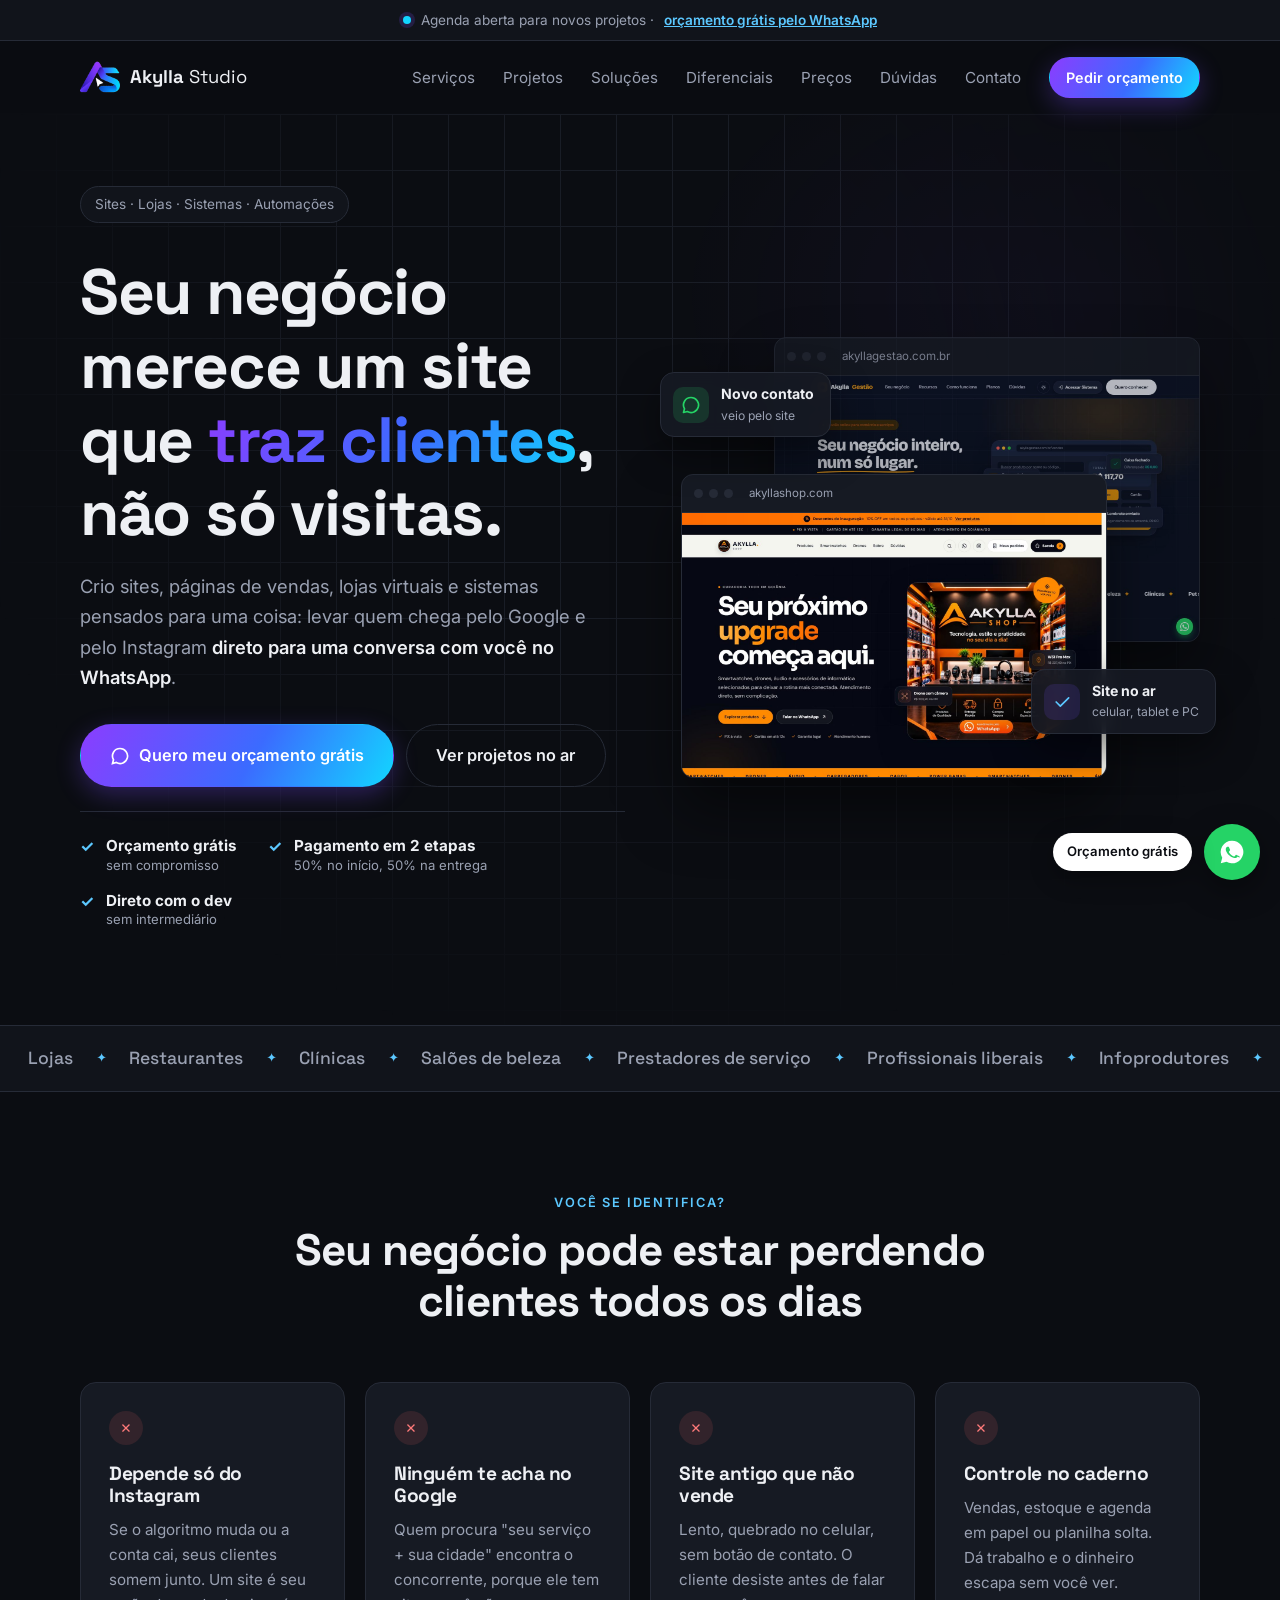
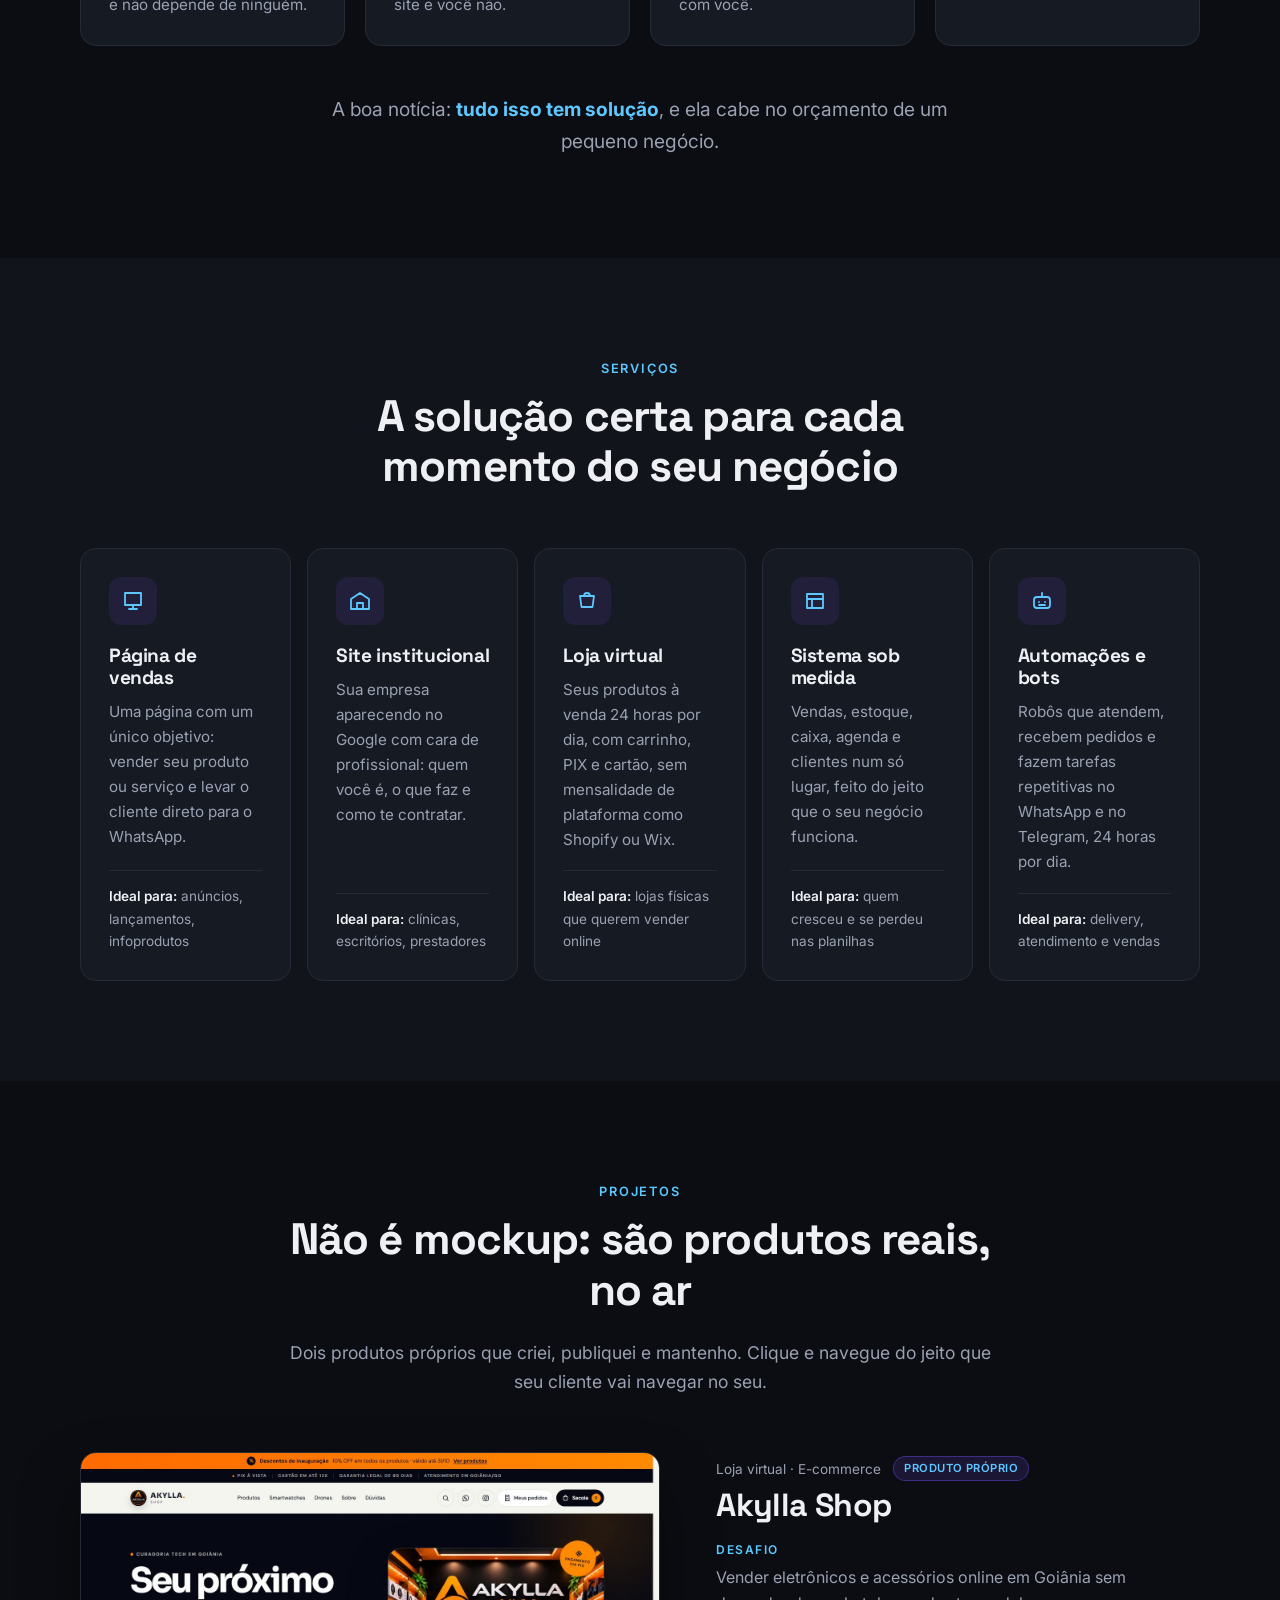
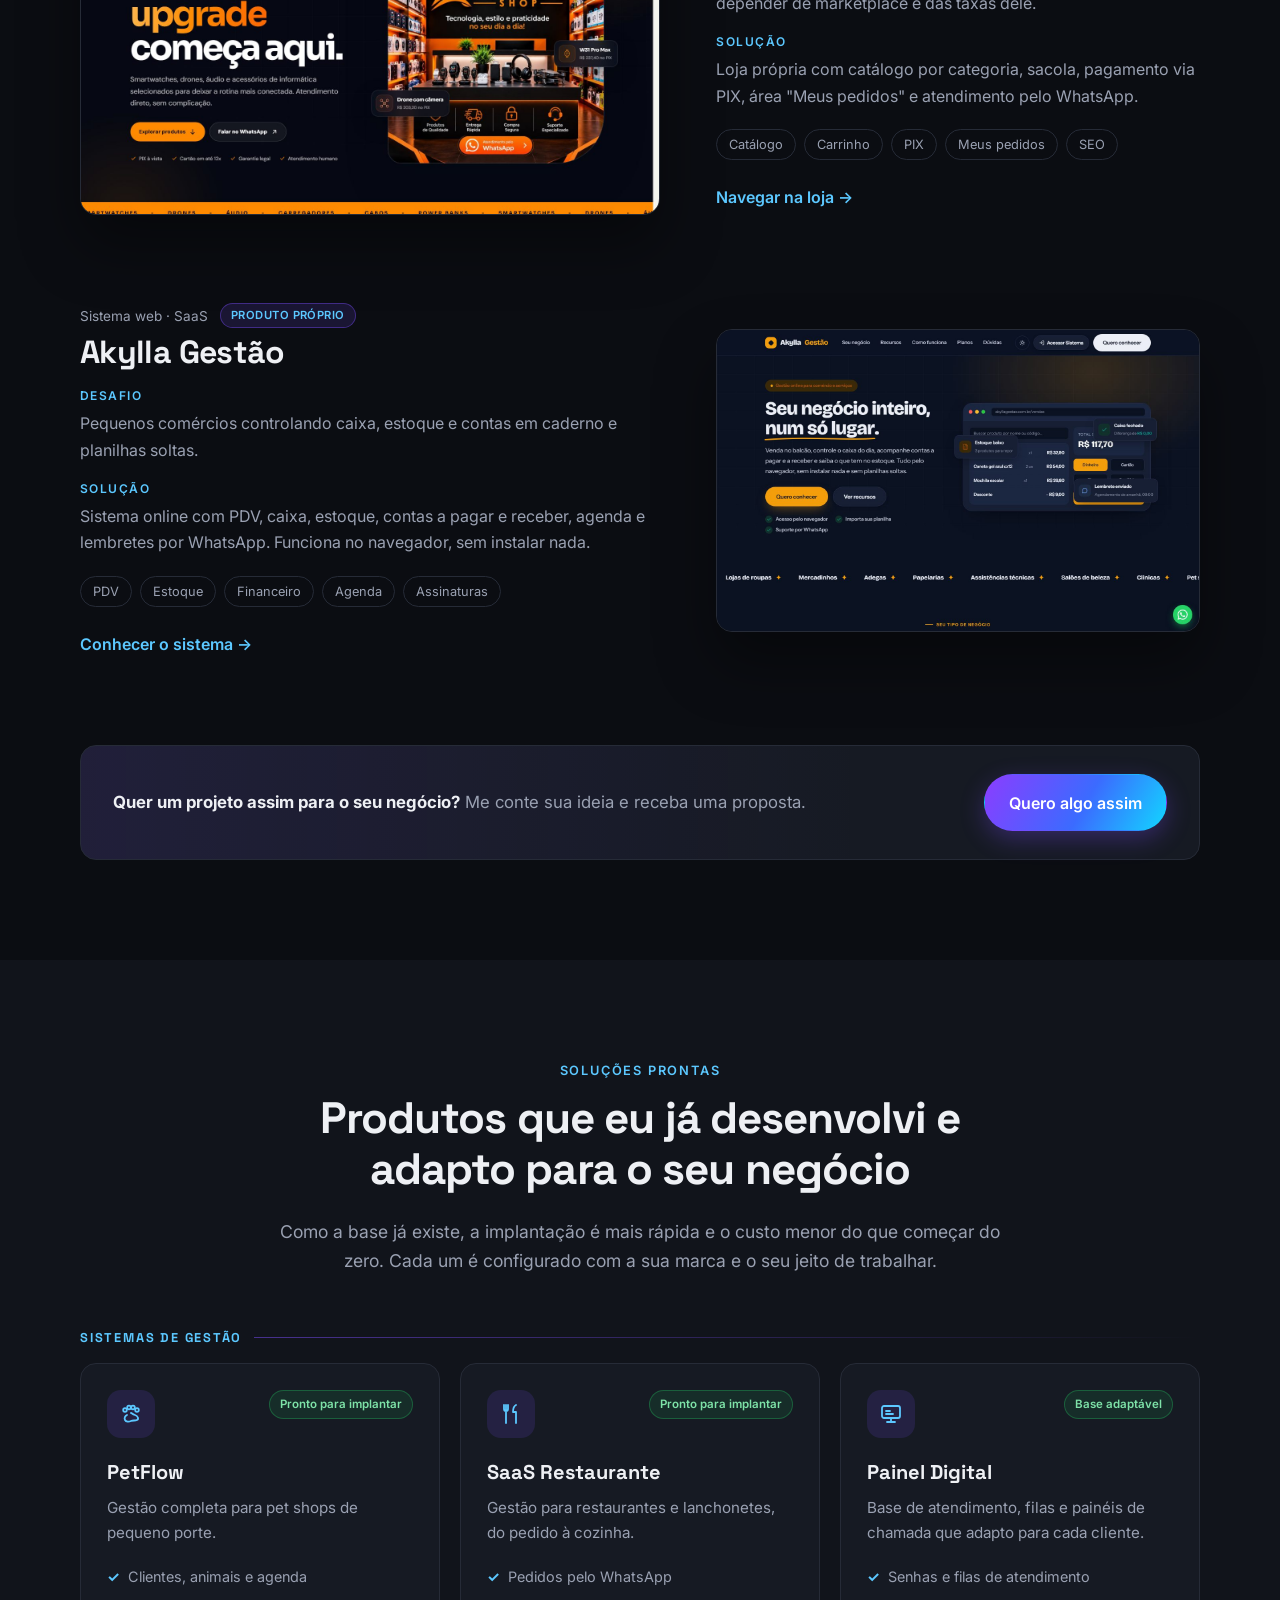
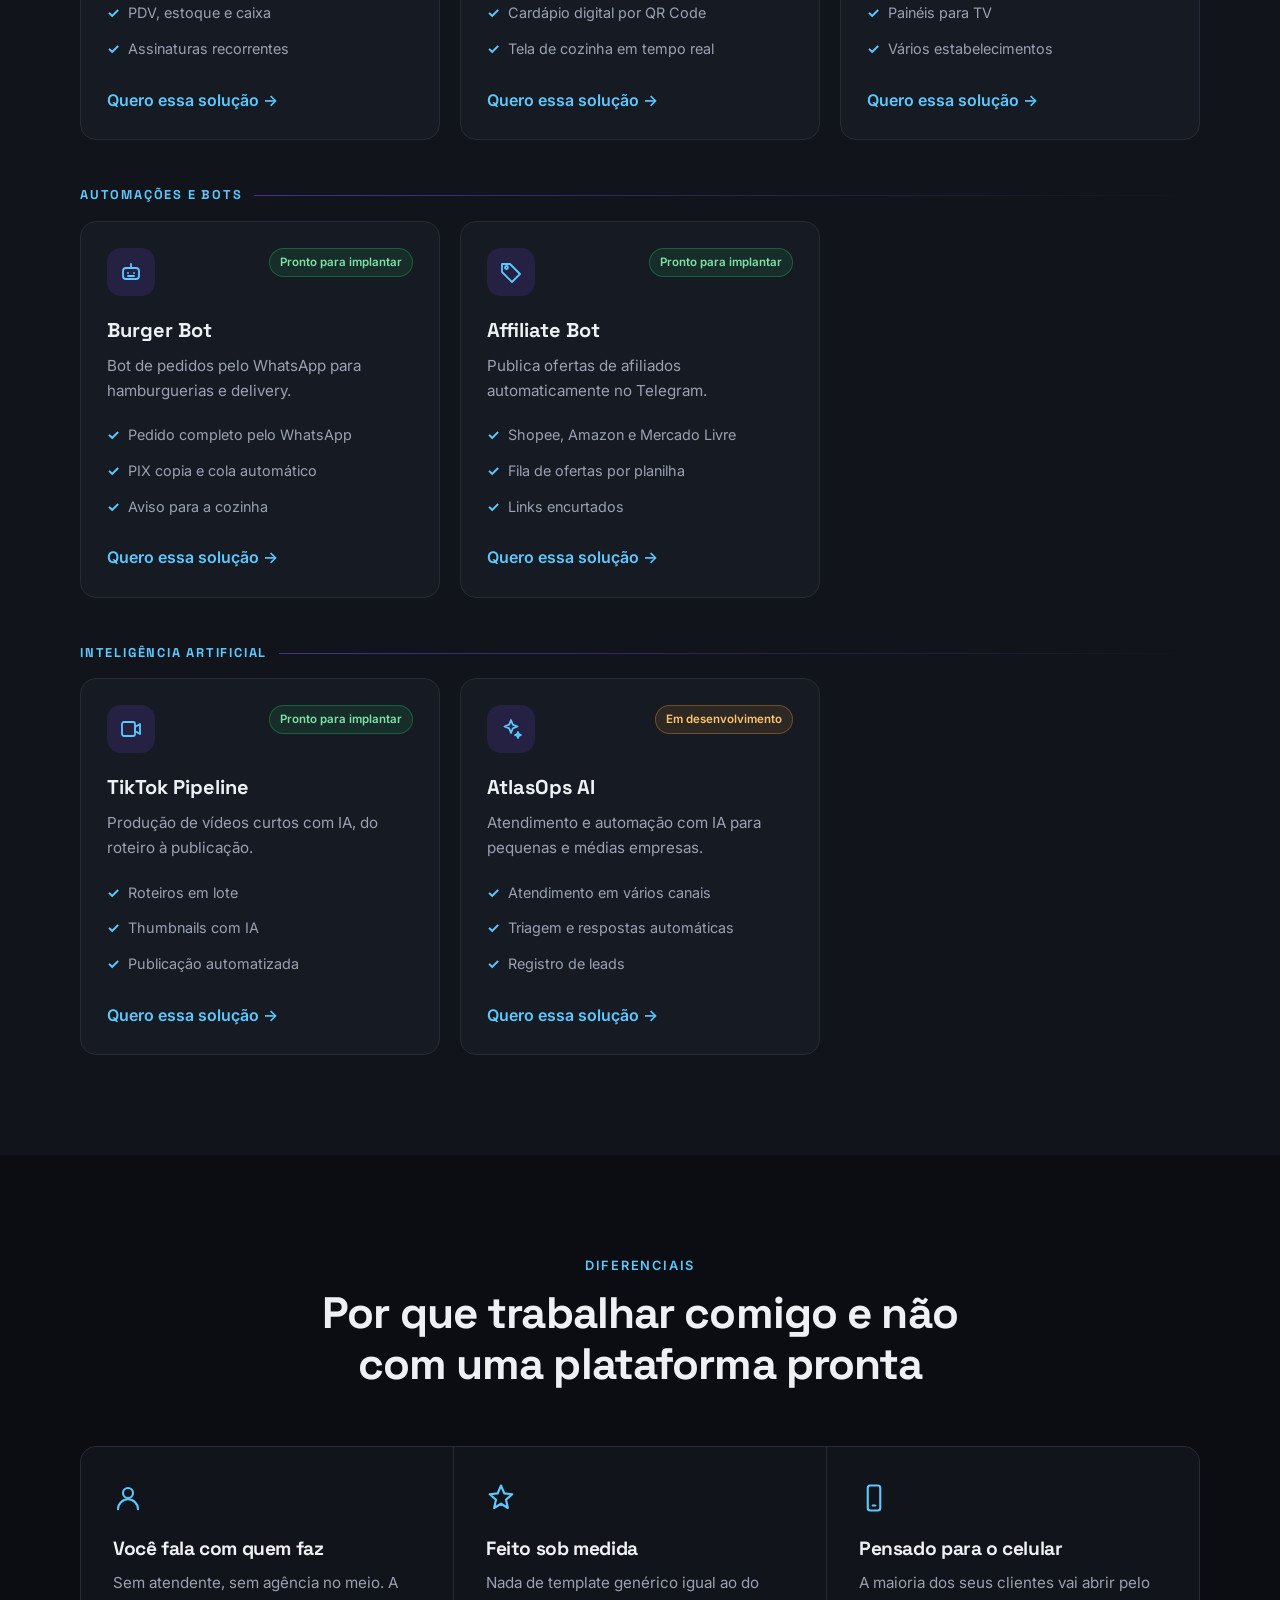
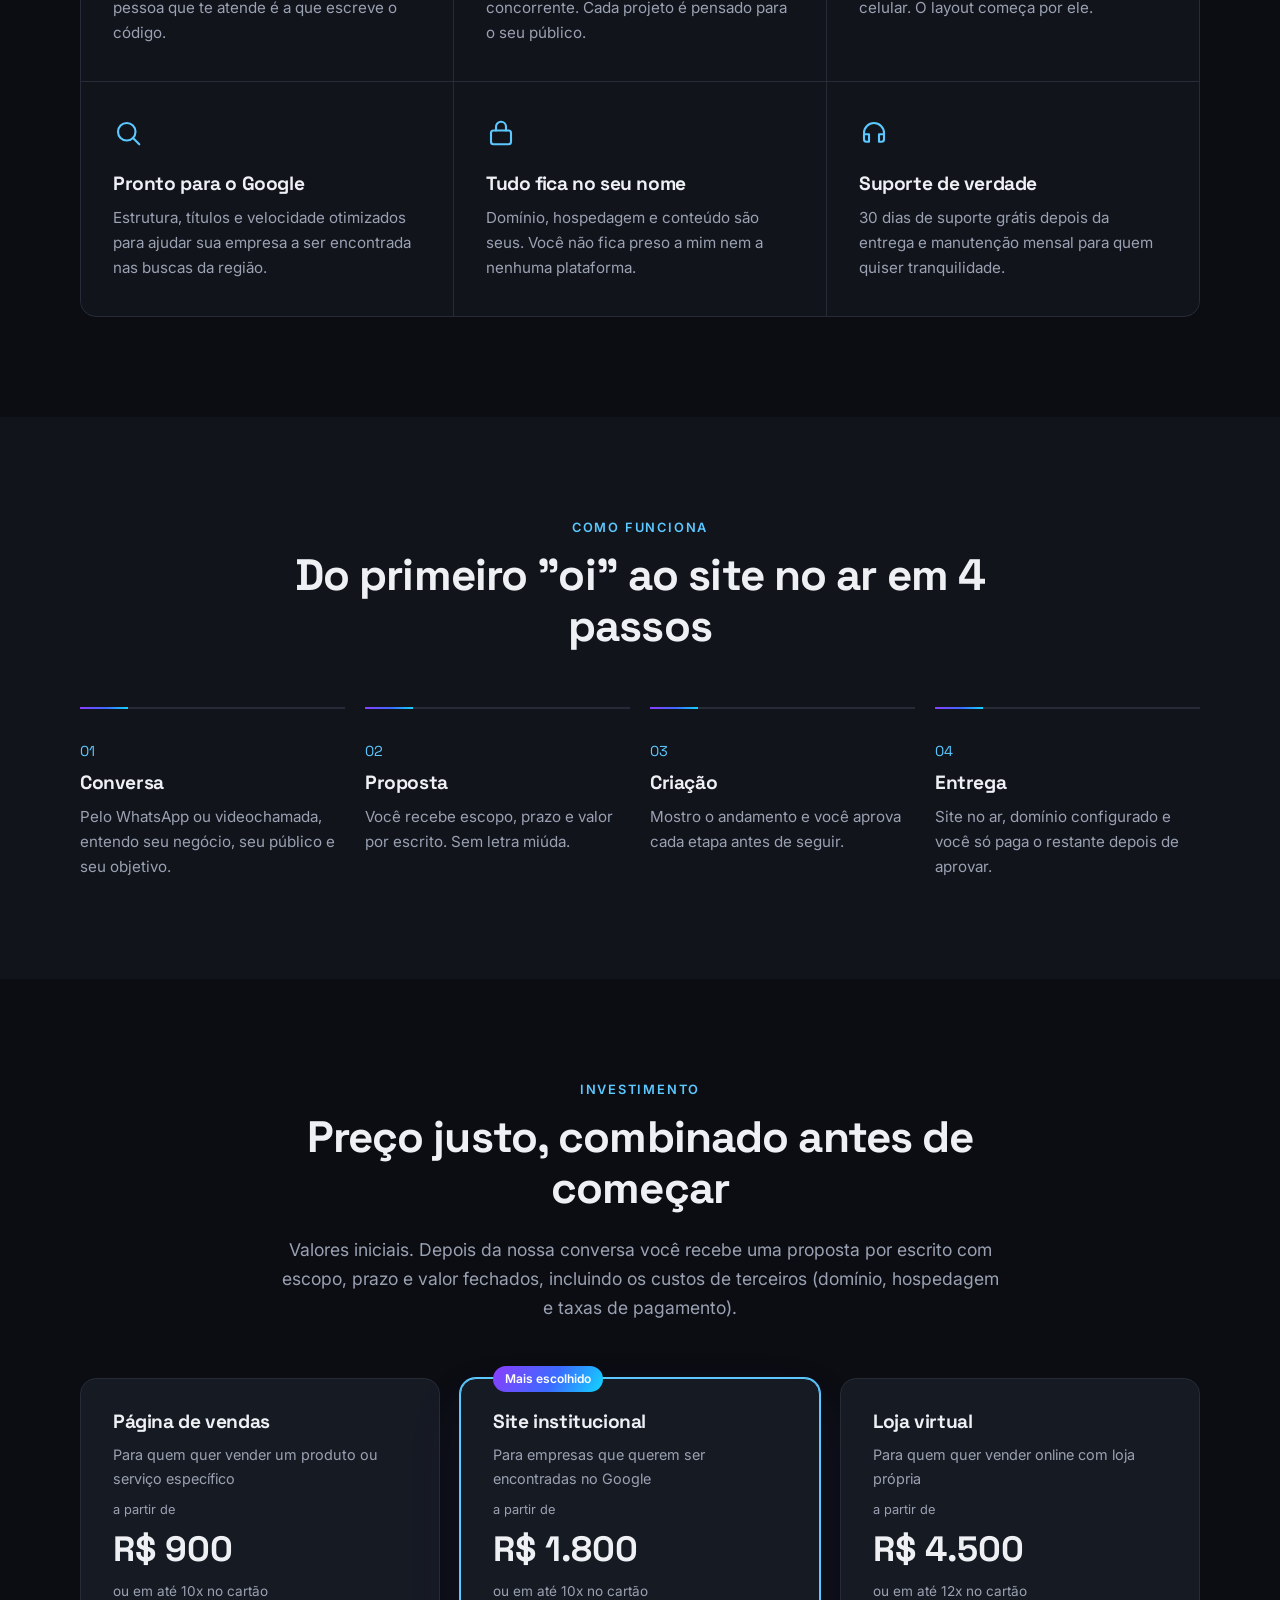
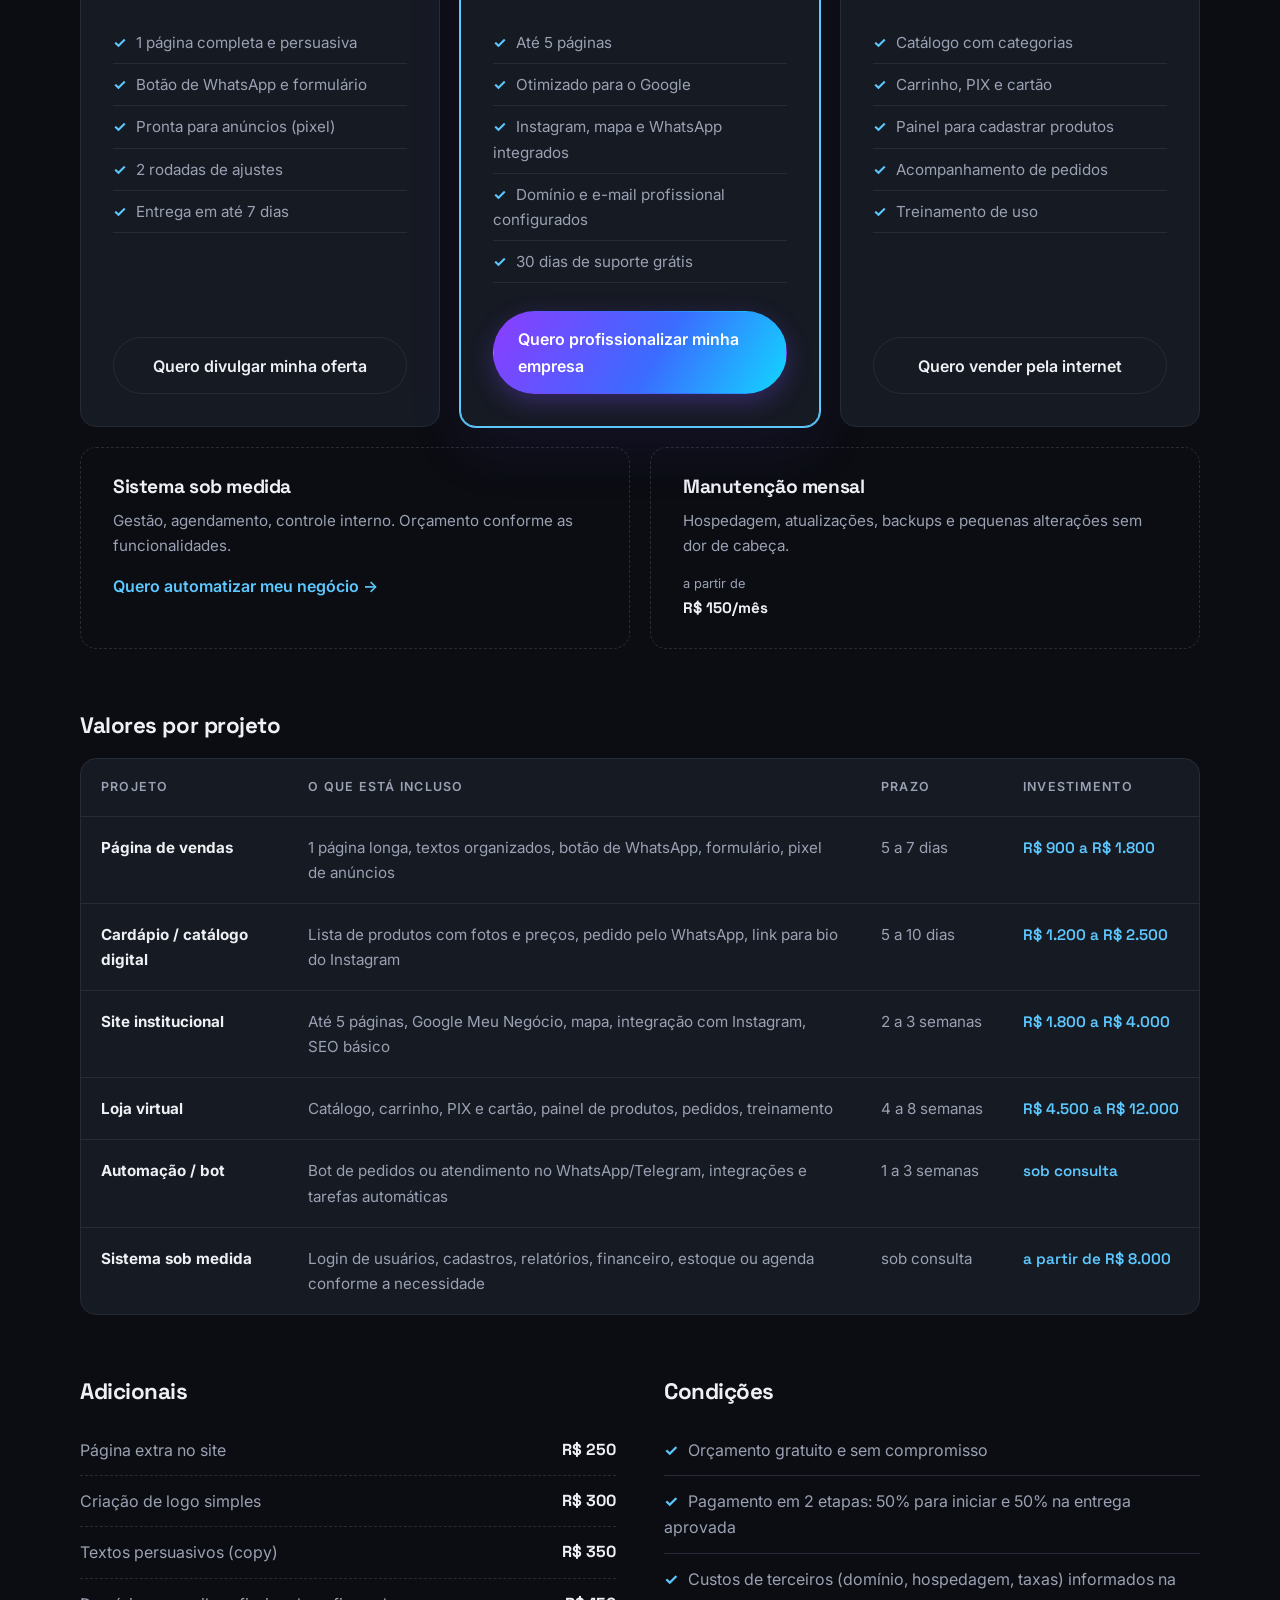
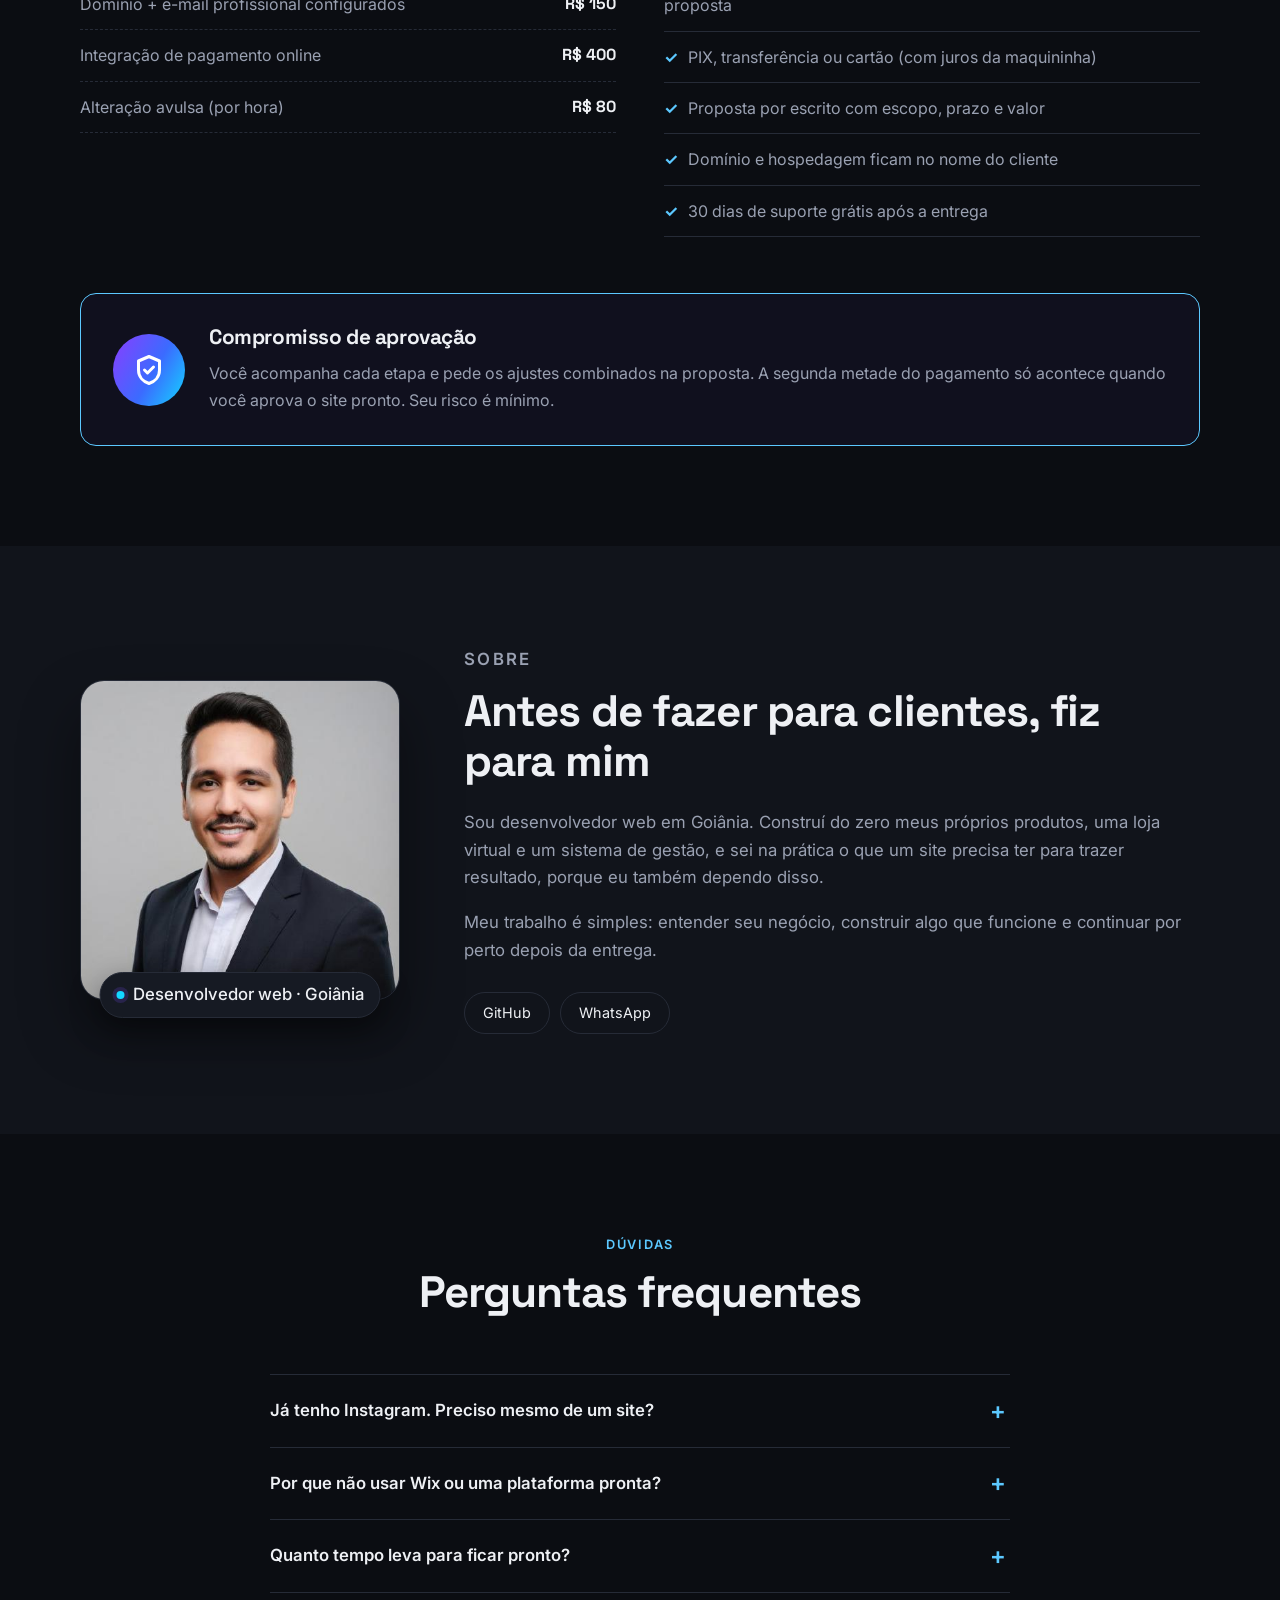
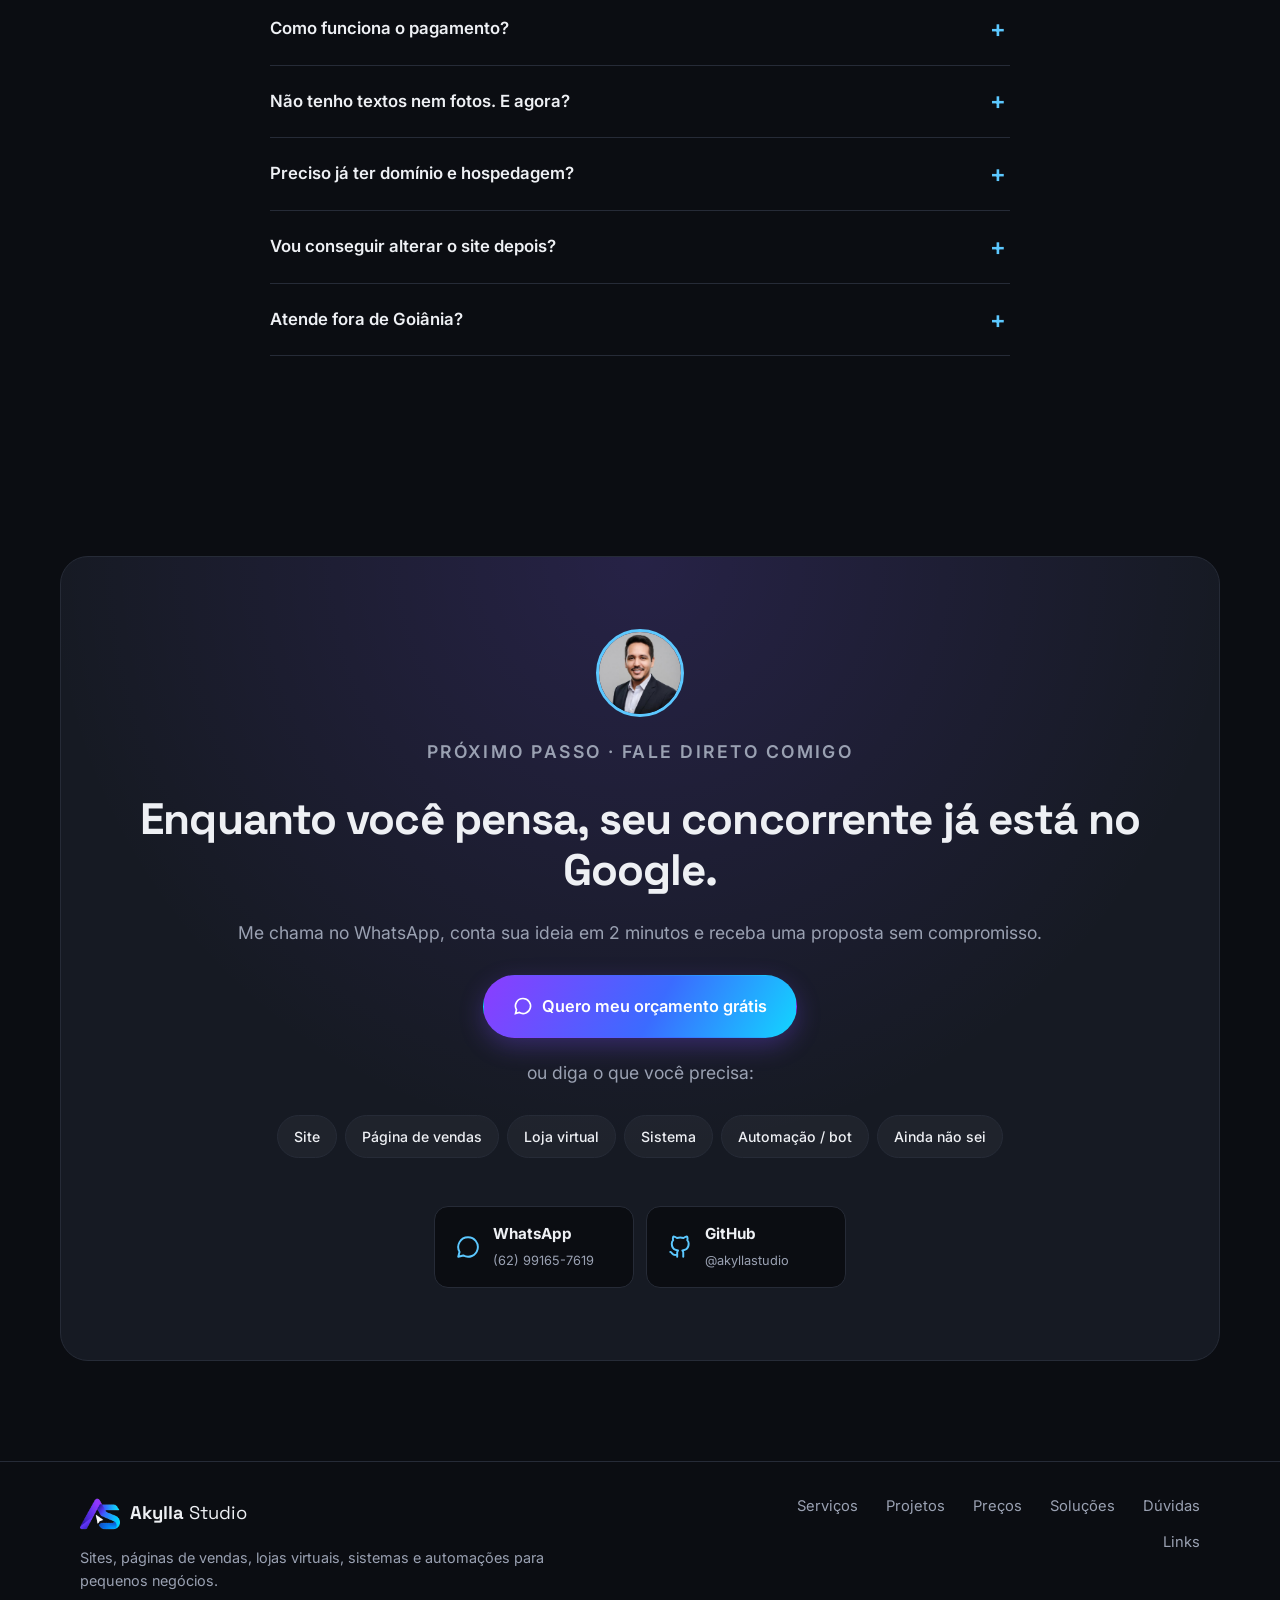
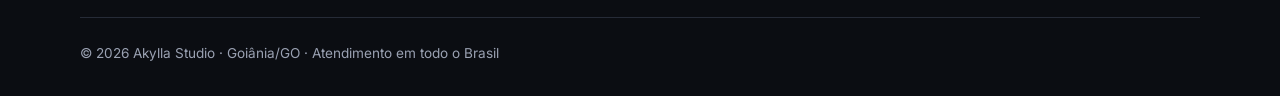
<file: index.html>
<!doctype html>
<html lang="pt-BR">
<head>
  <meta charset="utf-8">
  <meta name="viewport" content="width=device-width, initial-scale=1">
  <title>Akylla Studio | Criação de sites, landing pages e lojas virtuais em Goiânia</title>
  <meta name="description" content="Sites, páginas de vendas, lojas virtuais, sistemas e automações para pequenos negócios. Atendimento direto com o desenvolvedor, orçamento grátis e pagamento em 2 etapas. Goiânia e todo o Brasil.">
  <link rel="canonical" href="https://akyllastudio.github.io/">
  <meta name="theme-color" content="#0b0d12">
  <meta property="og:type" content="website">
  <meta property="og:locale" content="pt_BR">
  <meta property="og:url" content="https://akyllastudio.github.io/">
  <meta property="og:title" content="Akylla Studio | Sites que trazem clientes">
  <meta property="og:description" content="Sites, páginas de vendas, lojas virtuais e sistemas sob medida. Orçamento grátis pelo WhatsApp.">
  <meta property="og:image" content="https://akyllastudio.github.io/assets/img/compartilhar-v2.jpg">
  <meta property="og:image:secure_url" content="https://akyllastudio.github.io/assets/img/compartilhar-v2.jpg">
  <meta property="og:image:type" content="image/jpeg">
  <meta property="og:image:width" content="1200">
  <meta property="og:image:height" content="630">
  <meta property="og:image:alt" content="Akylla Studio: sites que trazem clientes para o seu negócio">
  <meta property="og:site_name" content="Akylla Studio">
  <meta name="twitter:image" content="https://akyllastudio.github.io/assets/img/compartilhar-v2.jpg">
  <meta name="twitter:card" content="summary_large_image">
  <link rel="icon" href="assets/favicon-32.png" sizes="32x32" type="image/png">
  <link rel="icon" href="assets/favicon.png" sizes="192x192" type="image/png">
  <link rel="apple-touch-icon" href="assets/favicon.png">
  <link rel="preconnect" href="https://fonts.googleapis.com">
  <link rel="preconnect" href="https://fonts.gstatic.com" crossorigin>
  <link href="https://fonts.googleapis.com/css2?family=Inter:wght@400;500;600&family=Space+Grotesk:wght@500;600;700&display=swap" rel="stylesheet">
  <link rel="stylesheet" href="css/style.css">

  <!-- Dados para o Google entender que é uma empresa de serviços -->
  <script type="application/ld+json">
  {
    "@context": "https://schema.org",
    "@type": "ProfessionalService",
    "name": "Akylla Studio",
    "description": "Criação de sites, landing pages, lojas virtuais e sistemas sob medida.",
    "url": "https://akyllastudio.github.io/",
    "telephone": "+55 62 99165-7619",
    "image": "https://akyllastudio.github.io/assets/img/compartilhar-v2.jpg",
    "logo": "https://akyllastudio.github.io/assets/avatar-organizacao.png",
    "areaServed": "BR",
    "address": { "@type": "PostalAddress", "addressLocality": "Goiânia", "addressRegion": "GO", "addressCountry": "BR" },
    "priceRange": "R$ 900 - R$ 12.000",
    "sameAs": ["https://github.com/akyllastudio", "https://github.com/Tanattos18"]
  }
  </script>
</head>
<body data-origem="site">

  <!-- ===== FAIXA DE AVISO ===== -->
  <div class="aviso">
    <span class="ponto"></span>
    Agenda aberta para novos projetos · <a href="#" data-whatsapp="Olá! Quero garantir uma vaga na agenda.">orçamento grátis pelo WhatsApp</a>
  </div>

  <!-- ===== CABEÇALHO ===== -->
  <header class="topo">
    <div class="container topo__linha">
      <a href="#inicio" class="marca" aria-label="Akylla Studio, início">
        <img src="assets/logo-marca.png" alt="" width="40" height="40">
        <span><b>Akylla</b> Studio</span>
      </a>
      <button class="menu-btn" aria-label="Abrir menu" aria-expanded="false" aria-controls="menu">
        <span></span><span></span>
      </button>
      <nav id="menu" class="menu">
        <a href="#servicos">Serviços</a>
        <a href="#projetos">Projetos</a>
        <a href="#solucoes">Soluções</a>
        <a href="#diferenciais">Diferenciais</a>
        <a href="#precos">Preços</a>
        <a href="#duvidas">Dúvidas</a>
        <a href="#contato">Contato</a>
        <a href="#" class="btn btn--pequeno" data-whatsapp="Olá! Vi seu portfólio e quero um orçamento.">Pedir orçamento</a>
      </nav>
    </div>
  </header>

  <main>

    <!-- ===== HERO ===== -->
    <section id="inicio" class="hero">
      <div class="container hero__grade">
        <div>
          <p class="selo">Sites · Lojas · Sistemas · Automações</p>
          <h1>Seu negócio merece um site que <em>traz clientes</em>, não só visitas.</h1>
          <p class="hero__texto">
            Crio sites, páginas de vendas, lojas virtuais e sistemas pensados para uma coisa:
            levar quem chega pelo Google e pelo Instagram <strong>direto para uma conversa com você no WhatsApp</strong>.
          </p>
          <div class="hero__acoes">
            <a href="#" class="btn btn--grande" data-whatsapp="Olá! Vi seu portfólio e quero um orçamento.">
              <svg viewBox="0 0 24 24" aria-hidden="true"><path d="M12 3a9 9 0 0 0-7.8 13.5L3 21l4.6-1.2A9 9 0 1 0 12 3z"/></svg>
              Quero meu orçamento grátis
            </a>
            <a href="#projetos" class="btn btn--fantasma btn--grande">Ver projetos no ar</a>
          </div>
          <ul class="confianca">
            <li><b>Orçamento grátis</b><span>sem compromisso</span></li>
            <li><b>Pagamento em 2 etapas</b><span>50% no início, 50% na entrega</span></li>
            <li><b>Direto com o dev</b><span>sem intermediário</span></li>
          </ul>
        </div>

        <div class="hero__vitrine" aria-hidden="true">
          <div class="janela janela--tras">
            <div class="janela__barra"><i></i><i></i><i></i><span>akyllagestao.com.br</span></div>
            <img src="assets/img/akyllagestao.jpg" alt="">
          </div>
          <div class="janela janela--frente">
            <div class="janela__barra"><i></i><i></i><i></i><span>akyllashop.com</span></div>
            <img src="assets/img/akyllashop.jpg" alt="">
          </div>
          <div class="chip chip--1">
            <span class="chip__icone chip__icone--verde">
              <svg viewBox="0 0 24 24"><path d="M12 3a9 9 0 0 0-7.8 13.5L3 21l4.6-1.2A9 9 0 1 0 12 3z"/></svg>
            </span>
            <span><b>Novo contato</b><small>veio pelo site</small></span>
          </div>
          <div class="chip chip--2">
            <span class="chip__icone">
              <svg viewBox="0 0 24 24"><path d="M5 12l5 5L20 7"/></svg>
            </span>
            <span><b>Site no ar</b><small>celular, tablet e PC</small></span>
          </div>
        </div>
      </div>
    </section>

    <!-- ===== PARA QUEM ===== -->
    <section class="faixa" aria-label="Para quem eu trabalho">
      <div class="faixa__trilho">
        <div class="faixa__itens">
          <span>Lojas</span><span>Restaurantes</span><span>Clínicas</span><span>Salões de beleza</span>
          <span>Prestadores de serviço</span><span>Profissionais liberais</span><span>Infoprodutores</span><span>Assistências técnicas</span>
        </div>
        <div class="faixa__itens" aria-hidden="true">
          <span>Lojas</span><span>Restaurantes</span><span>Clínicas</span><span>Salões de beleza</span>
          <span>Prestadores de serviço</span><span>Profissionais liberais</span><span>Infoprodutores</span><span>Assistências técnicas</span>
        </div>
      </div>
    </section>

    <!-- ===== DORES ===== -->
    <section class="secao">
      <div class="container">
        <div class="cabecalho">
          <p class="rotulo">Você se identifica?</p>
          <h2>Seu negócio pode estar perdendo clientes todos os dias</h2>
        </div>
        <div class="dores">
          <article class="dor">
            <span class="dor__x">✕</span>
            <h3>Depende só do Instagram</h3>
            <p>Se o algoritmo muda ou a conta cai, seus clientes somem junto. Um site é seu e não depende de ninguém.</p>
          </article>
          <article class="dor">
            <span class="dor__x">✕</span>
            <h3>Ninguém te acha no Google</h3>
            <p>Quem procura "seu serviço + sua cidade" encontra o concorrente, porque ele tem site e você não.</p>
          </article>
          <article class="dor">
            <span class="dor__x">✕</span>
            <h3>Site antigo que não vende</h3>
            <p>Lento, quebrado no celular, sem botão de contato. O cliente desiste antes de falar com você.</p>
          </article>
          <article class="dor">
            <span class="dor__x">✕</span>
            <h3>Controle no caderno</h3>
            <p>Vendas, estoque e agenda em papel ou planilha solta. Dá trabalho e o dinheiro escapa sem você ver.</p>
          </article>
        </div>
        <p class="dores__virada">A boa notícia: <strong>tudo isso tem solução</strong>, e ela cabe no orçamento de um pequeno negócio.</p>
      </div>
    </section>

    <!-- ===== SERVIÇOS ===== -->
    <section id="servicos" class="secao secao--alt">
      <div class="container">
        <div class="cabecalho">
          <p class="rotulo">Serviços</p>
          <h2>A solução certa para cada momento do seu negócio</h2>
        </div>
        <div class="cartoes">
          <article class="cartao">
            <div class="cartao__icone"><svg viewBox="0 0 24 24"><path d="M4 4h16v12H4zM8 20h8M12 16v4"/></svg></div>
            <h3>Página de vendas</h3>
            <p>Uma página com um único objetivo: vender seu produto ou serviço e levar o cliente direto para o WhatsApp.</p>
            <p class="cartao__ideal"><b>Ideal para:</b> anúncios, lançamentos, infoprodutos</p>
          </article>
          <article class="cartao">
            <div class="cartao__icone"><svg viewBox="0 0 24 24"><path d="M3 10l9-6 9 6v10H3zM9 20v-6h6v6"/></svg></div>
            <h3>Site institucional</h3>
            <p>Sua empresa aparecendo no Google com cara de profissional: quem você é, o que faz e como te contratar.</p>
            <p class="cartao__ideal"><b>Ideal para:</b> clínicas, escritórios, prestadores</p>
          </article>
          <article class="cartao">
            <div class="cartao__icone"><svg viewBox="0 0 24 24"><path d="M5 7h14l-1.5 11h-11zM9 7a3 3 0 0 1 6 0"/></svg></div>
            <h3>Loja virtual</h3>
            <p>Seus produtos à venda 24 horas por dia, com carrinho, PIX e cartão, sem mensalidade de plataforma como Shopify ou Wix.</p>
            <p class="cartao__ideal"><b>Ideal para:</b> lojas físicas que querem vender online</p>
          </article>
          <article class="cartao">
            <div class="cartao__icone"><svg viewBox="0 0 24 24"><path d="M4 5h16v14H4zM4 10h16M9 10v9"/></svg></div>
            <h3>Sistema sob medida</h3>
            <p>Vendas, estoque, caixa, agenda e clientes num só lugar, feito do jeito que o seu negócio funciona.</p>
            <p class="cartao__ideal"><b>Ideal para:</b> quem cresceu e se perdeu nas planilhas</p>
          </article>
          <article class="cartao">
            <div class="cartao__icone"><svg viewBox="0 0 24 24"><rect x="4" y="8" width="16" height="11" rx="3"/><path d="M12 4v4M9 13v.01M15 13v.01M9 16h6"/></svg></div>
            <h3>Automações e bots</h3>
            <p>Robôs que atendem, recebem pedidos e fazem tarefas repetitivas no WhatsApp e no Telegram, 24 horas por dia.</p>
            <p class="cartao__ideal"><b>Ideal para:</b> delivery, atendimento e vendas</p>
          </article>
        </div>
      </div>
    </section>

    <!-- ===== PROJETOS ===== -->
    <section id="projetos" class="secao">
      <div class="container">
        <div class="cabecalho">
          <p class="rotulo">Projetos</p>
          <h2>Não é mockup: são produtos reais, no ar</h2>
          <p class="secao__intro">Dois produtos próprios que criei, publiquei e mantenho. Clique e navegue do jeito que seu cliente vai navegar no seu.</p>
        </div>

        <article class="projeto">
          <a class="projeto__imagem" href="https://akyllashop.com" target="_blank" rel="noopener">
            <img src="assets/img/akyllashop.jpg" alt="Página inicial da loja virtual Akylla Shop" loading="lazy" width="1440" height="900">
          </a>
          <div class="projeto__info">
            <p class="projeto__tipo">Loja virtual · E-commerce <span class="selo-proprio">Produto próprio</span></p>
            <h3>Akylla Shop</h3>
            <dl class="caso">
              <dt>Desafio</dt>
              <dd>Vender eletrônicos e acessórios online em Goiânia sem depender de marketplace e das taxas dele.</dd>
              <dt>Solução</dt>
              <dd>Loja própria com catálogo por categoria, sacola, pagamento via PIX, área "Meus pedidos" e atendimento pelo WhatsApp.</dd>
            </dl>
            <ul class="tags"><li>Catálogo</li><li>Carrinho</li><li>PIX</li><li>Meus pedidos</li><li>SEO</li></ul>
            <a href="https://akyllashop.com" target="_blank" rel="noopener" class="link-seta">Navegar na loja</a>
          </div>
        </article>

        <article class="projeto projeto--inverso">
          <a class="projeto__imagem" href="https://akyllagestao.com.br" target="_blank" rel="noopener">
            <img src="assets/img/akyllagestao.jpg" alt="Página inicial do sistema Akylla Gestão" loading="lazy" width="1440" height="900">
          </a>
          <div class="projeto__info">
            <p class="projeto__tipo">Sistema web · SaaS <span class="selo-proprio">Produto próprio</span></p>
            <h3>Akylla Gestão</h3>
            <dl class="caso">
              <dt>Desafio</dt>
              <dd>Pequenos comércios controlando caixa, estoque e contas em caderno e planilhas soltas.</dd>
              <dt>Solução</dt>
              <dd>Sistema online com PDV, caixa, estoque, contas a pagar e receber, agenda e lembretes por WhatsApp. Funciona no navegador, sem instalar nada.</dd>
            </dl>
            <ul class="tags"><li>PDV</li><li>Estoque</li><li>Financeiro</li><li>Agenda</li><li>Assinaturas</li></ul>
            <a href="https://akyllagestao.com.br" target="_blank" rel="noopener" class="link-seta">Conhecer o sistema</a>
          </div>
        </article>

        <div class="cta-meio">
          <p><strong>Quer um projeto assim para o seu negócio?</strong> Me conte sua ideia e receba uma proposta.</p>
          <a href="#" class="btn" data-whatsapp="Olá! Vi seus projetos e quero algo parecido para o meu negócio.">Quero algo assim</a>
        </div>
      </div>
    </section>

    <!-- ===== SOLUÇÕES PRONTAS =====
         Produtos próprios que eu adapto e implanto para clientes.
         Status: "Pronto para implantar" (pronto) ou "Em desenvolvimento" (dev). -->
    <section id="solucoes" class="secao secao--alt">
      <div class="container">
        <div class="cabecalho">
          <p class="rotulo">Soluções prontas</p>
          <h2>Produtos que eu já desenvolvi e adapto para o seu negócio</h2>
          <p class="secao__intro">Como a base já existe, a implantação é mais rápida e o custo menor do que começar do zero. Cada um é configurado com a sua marca e o seu jeito de trabalhar.</p>
        </div>
        <h3 class="solucoes__grupo">Sistemas de gestão</h3>
        <div class="solucoes">
          <article class="solucao">
            <div class="solucao__topo">
              <span class="solucao__icone"><svg viewBox="0 0 24 24"><path d="M8 13c-2 1-3 3-2 5s4 2 6 1 4 0 6-1 1-4-2-5-3-2-4-2-8 0z"/><circle cx="6" cy="8" r="1.8"/><circle cx="10" cy="5.5" r="1.8"/><circle cx="14" cy="5.5" r="1.8"/><circle cx="18" cy="8" r="1.8"/></svg></span>
              <span class="status-tag status-tag--pronto">Pronto para implantar</span>
            </div>
            <h4>PetFlow</h4>
            <p>Gestão completa para pet shops de pequeno porte.</p>
            <ul><li>Clientes, animais e agenda</li><li>PDV, estoque e caixa</li><li>Assinaturas recorrentes</li></ul>
            <a href="#" class="link-seta" data-servico="Solução PetFlow (gestão para pet shop)">Quero essa solução</a>
          </article>
          <article class="solucao">
            <div class="solucao__topo">
              <span class="solucao__icone"><svg viewBox="0 0 24 24"><path d="M7 3v8M5 3v4a2 2 0 0 0 4 0V3M7 11v10M17 3c-2 1-3 4-3 7h3v11"/></svg></span>
              <span class="status-tag status-tag--pronto">Pronto para implantar</span>
            </div>
            <h4>SaaS Restaurante</h4>
            <p>Gestão para restaurantes e lanchonetes, do pedido à cozinha.</p>
            <ul><li>Pedidos pelo WhatsApp</li><li>Cardápio digital por QR Code</li><li>Tela de cozinha em tempo real</li></ul>
            <a href="#" class="link-seta" data-servico="Solução SaaS Restaurante">Quero essa solução</a>
          </article>
          <article class="solucao">
            <div class="solucao__topo">
              <span class="solucao__icone"><svg viewBox="0 0 24 24"><rect x="3" y="4" width="18" height="12" rx="2"/><path d="M8 20h8M12 16v4M7 9h4M7 12h7"/></svg></span>
              <span class="status-tag status-tag--pronto">Base adaptável</span>
            </div>
            <h4>Painel Digital</h4>
            <p>Base de atendimento, filas e painéis de chamada que adapto para cada cliente.</p>
            <ul><li>Senhas e filas de atendimento</li><li>Painéis para TV</li><li>Vários estabelecimentos</li></ul>
            <a href="#" class="link-seta" data-servico="Solução Painel Digital (filas e painéis)">Quero essa solução</a>
          </article>
        </div>
        <h3 class="solucoes__grupo">Automações e bots</h3>
        <div class="solucoes">
          <article class="solucao">
            <div class="solucao__topo">
              <span class="solucao__icone"><svg viewBox="0 0 24 24"><rect x="4" y="8" width="16" height="11" rx="3"/><path d="M12 4v4M9 13v.01M15 13v.01M9 16h6"/></svg></span>
              <span class="status-tag status-tag--pronto">Pronto para implantar</span>
            </div>
            <h4>Burger Bot</h4>
            <p>Bot de pedidos pelo WhatsApp para hamburguerias e delivery.</p>
            <ul><li>Pedido completo pelo WhatsApp</li><li>PIX copia e cola automático</li><li>Aviso para a cozinha</li></ul>
            <a href="#" class="link-seta" data-servico="Solução Burger Bot (pedidos pelo WhatsApp)">Quero essa solução</a>
          </article>
          <article class="solucao">
            <div class="solucao__topo">
              <span class="solucao__icone"><svg viewBox="0 0 24 24"><path d="M3 12V4h8l10 10-8 8z"/><circle cx="7.5" cy="7.5" r="1.5"/></svg></span>
              <span class="status-tag status-tag--pronto">Pronto para implantar</span>
            </div>
            <h4>Affiliate Bot</h4>
            <p>Publica ofertas de afiliados automaticamente no Telegram.</p>
            <ul><li>Shopee, Amazon e Mercado Livre</li><li>Fila de ofertas por planilha</li><li>Links encurtados</li></ul>
            <a href="#" class="link-seta" data-servico="Solução Affiliate Bot (ofertas automáticas)">Quero essa solução</a>
          </article>
        </div>
        <h3 class="solucoes__grupo">Inteligência artificial</h3>
        <div class="solucoes">
          <article class="solucao">
            <div class="solucao__topo">
              <span class="solucao__icone"><svg viewBox="0 0 24 24"><rect x="3" y="5" width="13" height="14" rx="2"/><path d="M16 10l5-3v10l-5-3z"/></svg></span>
              <span class="status-tag status-tag--pronto">Pronto para implantar</span>
            </div>
            <h4>TikTok Pipeline</h4>
            <p>Produção de vídeos curtos com IA, do roteiro à publicação.</p>
            <ul><li>Roteiros em lote</li><li>Thumbnails com IA</li><li>Publicação automatizada</li></ul>
            <a href="#" class="link-seta" data-servico="Solução TikTok Pipeline (vídeos com IA)">Quero essa solução</a>
          </article>
          <article class="solucao">
            <div class="solucao__topo">
              <span class="solucao__icone"><svg viewBox="0 0 24 24"><path d="M12 3l1.8 4.7L18.5 9.5l-4.7 1.8L12 16l-1.8-4.7L5.5 9.5l4.7-1.8z"/><path d="M19 15l.8 2.2L22 18l-2.2.8L19 21l-.8-2.2L16 18l2.2-.8z"/></svg></span>
              <span class="status-tag status-tag--dev">Em desenvolvimento</span>
            </div>
            <h4>AtlasOps AI</h4>
            <p>Atendimento e automação com IA para pequenas e médias empresas.</p>
            <ul><li>Atendimento em vários canais</li><li>Triagem e respostas automáticas</li><li>Registro de leads</li></ul>
            <a href="#" class="link-seta" data-servico="Solução AtlasOps AI (atendimento com IA)">Quero essa solução</a>
          </article>
        </div>
      </div>
    </section>

    <!-- ===== DIFERENCIAIS ===== -->
    <section id="diferenciais" class="secao">
      <div class="container">
        <div class="cabecalho">
          <p class="rotulo">Diferenciais</p>
          <h2>Por que trabalhar comigo e não com uma plataforma pronta</h2>
        </div>
        <div class="diferenciais">
          <div class="diferencial">
            <svg viewBox="0 0 24 24"><circle cx="12" cy="8" r="4"/><path d="M4 21a8 8 0 0 1 16 0"/></svg>
            <h3>Você fala com quem faz</h3>
            <p>Sem atendente, sem agência no meio. A pessoa que te atende é a que escreve o código.</p>
          </div>
          <div class="diferencial">
            <svg viewBox="0 0 24 24"><path d="M12 2l2.6 6.3L21 9l-5 4.4L17.5 20 12 16.6 6.5 20 8 13.4 3 9l6.4-.7z"/></svg>
            <h3>Feito sob medida</h3>
            <p>Nada de template genérico igual ao do concorrente. Cada projeto é pensado para o seu público.</p>
          </div>
          <div class="diferencial">
            <svg viewBox="0 0 24 24"><rect x="7" y="2" width="10" height="20" rx="2"/><path d="M11 18h2"/></svg>
            <h3>Pensado para o celular</h3>
            <p>A maioria dos seus clientes vai abrir pelo celular. O layout começa por ele.</p>
          </div>
          <div class="diferencial">
            <svg viewBox="0 0 24 24"><circle cx="11" cy="11" r="7"/><path d="M21 21l-5-5"/></svg>
            <h3>Pronto para o Google</h3>
            <p>Estrutura, títulos e velocidade otimizados para ajudar sua empresa a ser encontrada nas buscas da região.</p>
          </div>
          <div class="diferencial">
            <svg viewBox="0 0 24 24"><rect x="4" y="10" width="16" height="11" rx="2"/><path d="M8 10V7a4 4 0 0 1 8 0v3"/></svg>
            <h3>Tudo fica no seu nome</h3>
            <p>Domínio, hospedagem e conteúdo são seus. Você não fica preso a mim nem a nenhuma plataforma.</p>
          </div>
          <div class="diferencial">
            <svg viewBox="0 0 24 24"><path d="M4 12a8 8 0 0 1 16 0v5a2 2 0 0 1-2 2h-2v-6h4M4 13h4v6H6a2 2 0 0 1-2-2z"/></svg>
            <h3>Suporte de verdade</h3>
            <p>30 dias de suporte grátis depois da entrega e manutenção mensal para quem quiser tranquilidade.</p>
          </div>
        </div>
      </div>
    </section>

    <!-- ===== PROCESSO ===== -->
    <section id="processo" class="secao secao--alt">
      <div class="container">
        <div class="cabecalho">
          <p class="rotulo">Como funciona</p>
          <h2>Do primeiro "oi" ao site no ar em 4 passos</h2>
        </div>
        <ol class="passos">
          <li><span>01</span><h3>Conversa</h3><p>Pelo WhatsApp ou videochamada, entendo seu negócio, seu público e seu objetivo.</p></li>
          <li><span>02</span><h3>Proposta</h3><p>Você recebe escopo, prazo e valor por escrito. Sem letra miúda.</p></li>
          <li><span>03</span><h3>Criação</h3><p>Mostro o andamento e você aprova cada etapa antes de seguir.</p></li>
          <li><span>04</span><h3>Entrega</h3><p>Site no ar, domínio configurado e você só paga o restante depois de aprovar.</p></li>
        </ol>
      </div>
    </section>

    <!-- ===== PREÇOS =====
         Os valores abaixo são um ponto de partida. Ajuste conforme seu custo/hora. -->
    <section id="precos" class="secao">
      <div class="container">
        <div class="cabecalho">
          <p class="rotulo">Investimento</p>
          <h2>Preço justo, combinado antes de começar</h2>
          <p class="secao__intro">Valores iniciais. Depois da nossa conversa você recebe uma proposta por escrito com escopo, prazo e valor fechados, incluindo os custos de terceiros (domínio, hospedagem e taxas de pagamento).</p>
        </div>

        <div class="planos">
          <article class="plano">
            <h3>Página de vendas</h3>
            <p class="plano__para">Para quem quer vender um produto ou serviço específico</p>
            <p class="plano__preco"><small>a partir de</small> R$ 900</p>
            <p class="plano__parcela">ou em até 10x no cartão</p>
            <ul>
              <li>1 página completa e persuasiva</li>
              <li>Botão de WhatsApp e formulário</li>
              <li>Pronta para anúncios (pixel)</li>
              <li>2 rodadas de ajustes</li>
              <li>Entrega em até 7 dias</li>
            </ul>
            <a href="#" class="btn btn--fantasma" data-servico="Página de vendas">Quero divulgar minha oferta</a>
          </article>

          <article class="plano plano--destaque">
            <p class="plano__selo">Mais escolhido</p>
            <h3>Site institucional</h3>
            <p class="plano__para">Para empresas que querem ser encontradas no Google</p>
            <p class="plano__preco"><small>a partir de</small> R$ 1.800</p>
            <p class="plano__parcela">ou em até 10x no cartão</p>
            <ul>
              <li>Até 5 páginas</li>
              <li>Otimizado para o Google</li>
              <li>Instagram, mapa e WhatsApp integrados</li>
              <li>Domínio e e-mail profissional configurados</li>
              <li>30 dias de suporte grátis</li>
            </ul>
            <a href="#" class="btn" data-servico="Site institucional">Quero profissionalizar minha empresa</a>
          </article>

          <article class="plano">
            <h3>Loja virtual</h3>
            <p class="plano__para">Para quem quer vender online com loja própria</p>
            <p class="plano__preco"><small>a partir de</small> R$ 4.500</p>
            <p class="plano__parcela">ou em até 12x no cartão</p>
            <ul>
              <li>Catálogo com categorias</li>
              <li>Carrinho, PIX e cartão</li>
              <li>Painel para cadastrar produtos</li>
              <li>Acompanhamento de pedidos</li>
              <li>Treinamento de uso</li>
            </ul>
            <a href="#" class="btn btn--fantasma" data-servico="Loja virtual">Quero vender pela internet</a>
          </article>
        </div>

        <div class="extras">
          <div>
            <h3>Sistema sob medida</h3>
            <p>Gestão, agendamento, controle interno. Orçamento conforme as funcionalidades.</p>
            <a href="#" class="link-seta" data-servico="Sistema sob medida">Quero automatizar meu negócio</a>
          </div>
          <div>
            <h3>Manutenção mensal</h3>
            <p>Hospedagem, atualizações, backups e pequenas alterações sem dor de cabeça.</p>
            <p class="extras__preco"><small>a partir de</small> R$ 150/mês</p>
          </div>
        </div>

        <!-- Tabela detalhada: ajuste valores e prazos conforme sua realidade -->
        <h3 class="subtitulo">Valores por projeto</h3>
        <div class="tabela-rolagem">
          <table class="tabela">
            <thead>
              <tr><th>Projeto</th><th>O que está incluso</th><th>Prazo</th><th>Investimento</th></tr>
            </thead>
            <tbody>
              <tr>
                <td><strong>Página de vendas</strong></td>
                <td>1 página longa, textos organizados, botão de WhatsApp, formulário, pixel de anúncios</td>
                <td>5 a 7 dias</td>
                <td class="tabela__valor">R$ 900 a R$ 1.800</td>
              </tr>
              <tr>
                <td><strong>Cardápio / catálogo digital</strong></td>
                <td>Lista de produtos com fotos e preços, pedido pelo WhatsApp, link para bio do Instagram</td>
                <td>5 a 10 dias</td>
                <td class="tabela__valor">R$ 1.200 a R$ 2.500</td>
              </tr>
              <tr>
                <td><strong>Site institucional</strong></td>
                <td>Até 5 páginas, Google Meu Negócio, mapa, integração com Instagram, SEO básico</td>
                <td>2 a 3 semanas</td>
                <td class="tabela__valor">R$ 1.800 a R$ 4.000</td>
              </tr>
              <tr>
                <td><strong>Loja virtual</strong></td>
                <td>Catálogo, carrinho, PIX e cartão, painel de produtos, pedidos, treinamento</td>
                <td>4 a 8 semanas</td>
                <td class="tabela__valor">R$ 4.500 a R$ 12.000</td>
              </tr>
              <tr>
                <td><strong>Automação / bot</strong></td>
                <td>Bot de pedidos ou atendimento no WhatsApp/Telegram, integrações e tarefas automáticas</td>
                <td>1 a 3 semanas</td>
                <td class="tabela__valor">sob consulta</td>
              </tr>
              <tr>
                <td><strong>Sistema sob medida</strong></td>
                <td>Login de usuários, cadastros, relatórios, financeiro, estoque ou agenda conforme a necessidade</td>
                <td>sob consulta</td>
                <td class="tabela__valor">a partir de R$ 8.000</td>
              </tr>
            </tbody>
          </table>
        </div>

        <div class="duas-colunas">
          <div>
            <h3 class="subtitulo">Adicionais</h3>
            <ul class="lista-precos">
              <li><span>Página extra no site</span><b>R$ 250</b></li>
              <li><span>Criação de logo simples</span><b>R$ 300</b></li>
              <li><span>Textos persuasivos (copy)</span><b>R$ 350</b></li>
              <li><span>Domínio + e-mail profissional configurados</span><b>R$ 150</b></li>
              <li><span>Integração de pagamento online</span><b>R$ 400</b></li>
              <li><span>Alteração avulsa (por hora)</span><b>R$ 80</b></li>
            </ul>
          </div>
          <div>
            <h3 class="subtitulo">Condições</h3>
            <ul class="lista-checks">
              <li>Orçamento gratuito e sem compromisso</li>
              <li>Pagamento em 2 etapas: 50% para iniciar e 50% na entrega aprovada</li>
              <li>Custos de terceiros (domínio, hospedagem, taxas) informados na proposta</li>
              <li>PIX, transferência ou cartão (com juros da maquininha)</li>
              <li>Proposta por escrito com escopo, prazo e valor</li>
              <li>Domínio e hospedagem ficam no nome do cliente</li>
              <li>30 dias de suporte grátis após a entrega</li>
            </ul>
          </div>
        </div>

        <div class="garantia">
          <div class="garantia__selo" aria-hidden="true">
            <svg viewBox="0 0 24 24"><path d="M12 3l7 3v6c0 4.5-3 7.7-7 9-4-1.3-7-4.5-7-9V6z"/><path d="M9 12l2 2 4-4"/></svg>
          </div>
          <div>
            <h3>Compromisso de aprovação</h3>
            <p>Você acompanha cada etapa e pede os ajustes combinados na proposta. A segunda metade do pagamento
              só acontece quando você aprova o site pronto. Seu risco é mínimo.</p>
          </div>
        </div>
      </div>
    </section>

    <!-- ===== SOBRE ===== -->
    <section id="sobre" class="secao secao--alt">
      <div class="container sobre">
        <div class="sobre__foto">
          <img src="assets/img/foto.jpg" alt="Foto do desenvolvedor do Akylla Studio" width="460" height="460" loading="lazy">
          <p class="sobre__selo"><span class="ponto"></span> Desenvolvedor web · Goiânia</p>
        </div>
        <div>
          <p class="rotulo">Sobre</p>
          <h2>Antes de fazer para clientes, fiz para mim</h2>
          <p>Sou desenvolvedor web em Goiânia. Construí do zero meus próprios produtos, uma loja virtual e um sistema de gestão,
            e sei na prática o que um site precisa ter para trazer resultado, porque eu também dependo disso.</p>
          <p>Meu trabalho é simples: entender seu negócio, construir algo que funcione e continuar por perto depois da entrega.</p>
          <div class="redes">
            <a href="#" data-rede="github" target="_blank" rel="noopener">GitHub</a>
            <a href="#" data-rede="facebook" target="_blank" rel="noopener">Facebook</a>
            <a href="#" data-rede="tiktok" target="_blank" rel="noopener">TikTok</a>
            <a href="#" data-rede="youtube" target="_blank" rel="noopener">YouTube</a>
            <a href="#" data-rede="instagram" target="_blank" rel="noopener">Instagram</a>
            <a href="#" data-rede="linkedin" target="_blank" rel="noopener">LinkedIn</a>
            <a href="#" data-whatsapp="Olá! Vi seu portfólio.">WhatsApp</a>
          </div>
        </div>
      </div>
    </section>

    <!-- ===== DÚVIDAS ===== -->
    <section id="duvidas" class="secao">
      <div class="container container--estreito">
        <div class="cabecalho">
          <p class="rotulo">Dúvidas</p>
          <h2>Perguntas frequentes</h2>
        </div>
        <details>
          <summary>Já tenho Instagram. Preciso mesmo de um site?</summary>
          <p>O Instagram é ótimo para engajar, mas você não controla quem vê seus posts e não aparece quando alguém procura seu serviço no Google. O site trabalha 24 horas, é seu e leva o cliente direto para o seu WhatsApp. Os dois juntos vendem muito mais.</p>
        </details>
        <details>
          <summary>Por que não usar Wix ou uma plataforma pronta?</summary>
          <p>Plataformas prontas cobram mensalidade para sempre, limitam o que você pode fazer e deixam seu site parecido com milhares de outros. Aqui o site é feito sob medida e fica no seu nome. Você não paga mensalidade de plataforma; os custos de hospedagem e domínio são baixos e ficam claros na proposta.</p>
        </details>
        <details>
          <summary>Quanto tempo leva para ficar pronto?</summary>
          <p>Uma página de vendas fica pronta em cerca de 7 dias. Sites institucionais levam de 2 a 3 semanas, e lojas virtuais e sistemas dependem do tamanho do projeto. O prazo exato vai na proposta.</p>
        </details>
        <details>
          <summary>Como funciona o pagamento?</summary>
          <p>Em 2 etapas: 50% para iniciar o projeto e 50% após a entrega e a sua aprovação, conforme o escopo combinado. Aceito PIX, transferência e cartão (com acréscimo da maquininha).</p>
        </details>
        <details>
          <summary>Não tenho textos nem fotos. E agora?</summary>
          <p>Sem problema. Eu te guio com um roteiro simples de perguntas e organizo os textos. Também posso usar imagens profissionais licenciadas ou o adicional de textos persuasivos.</p>
        </details>
        <details>
          <summary>Preciso já ter domínio e hospedagem?</summary>
          <p>Não. Eu ajudo a registrar o domínio (ex: seunegocio.com.br) no seu nome e cuido da hospedagem para você.</p>
        </details>
        <details>
          <summary>Vou conseguir alterar o site depois?</summary>
          <p>Sim. Lojas e sistemas vêm com painel próprio. Para sites, você pode pedir alterações avulsas ou contratar a manutenção mensal.</p>
        </details>
        <details>
          <summary>Atende fora de Goiânia?</summary>
          <p>Sim, atendo todo o Brasil. Todo o processo pode ser feito por WhatsApp e videochamada.</p>
        </details>
      </div>
    </section>

    <!-- ===== CONTATO ===== -->
    <section id="contato" class="chamada">
      <div class="container chamada__caixa">
        <img class="chamada__avatar" src="assets/img/foto.jpg" alt="" width="88" height="88" loading="lazy">
        <p class="rotulo">Próximo passo · fale direto comigo</p>
        <h2>Enquanto você pensa, seu concorrente já está no Google.</h2>
        <p>Me chama no WhatsApp, conta sua ideia em 2 minutos e receba uma proposta sem compromisso.</p>
        <a href="#" class="btn btn--grande" data-whatsapp="Olá! Vi seu portfólio e quero um orçamento.">
          <svg viewBox="0 0 24 24" aria-hidden="true"><path d="M12 3a9 9 0 0 0-7.8 13.5L3 21l4.6-1.2A9 9 0 1 0 12 3z"/></svg>
          Quero meu orçamento grátis
        </a>

        <div class="escolha">
          <p class="escolha__titulo">ou diga o que você precisa:</p>
          <div class="escolha__opcoes">
            <a href="#" data-servico="Site institucional">Site</a>
            <a href="#" data-servico="Página de vendas">Página de vendas</a>
            <a href="#" data-servico="Loja virtual">Loja virtual</a>
            <a href="#" data-servico="Sistema sob medida">Sistema</a>
            <a href="#" data-servico="Automação ou bot">Automação / bot</a>
            <a href="#" data-servico="Ainda não sei, quero uma orientação">Ainda não sei</a>
          </div>
        </div>

        <div class="contatos">
          <a href="#" class="contato" data-whatsapp="Olá! Vi seu portfólio.">
            <svg viewBox="0 0 24 24"><path d="M12 3a9 9 0 0 0-7.8 13.5L3 21l4.6-1.2A9 9 0 1 0 12 3z"/></svg>
            <span><b>WhatsApp</b><small>(62) 99165-7619</small></span>
          </a>
          <a href="#" class="contato" data-rede="instagram" target="_blank" rel="noopener">
            <svg viewBox="0 0 24 24"><rect x="3" y="3" width="18" height="18" rx="5"/><circle cx="12" cy="12" r="4"/><path d="M17.5 6.5h.01"/></svg>
            <span><b>Instagram</b><small>Bastidores e novidades</small></span>
          </a>
          <a href="#" class="contato" data-rede="linkedin" target="_blank" rel="noopener">
            <svg viewBox="0 0 24 24"><rect x="3" y="3" width="18" height="18" rx="3"/><path d="M8 10v7M8 7v.01M12 17v-4a2 2 0 0 1 4 0v4M12 10v7"/></svg>
            <span><b>LinkedIn</b><small>Perfil profissional</small></span>
          </a>
          <a href="#" class="contato" data-rede="github" target="_blank" rel="noopener">
            <svg viewBox="0 0 24 24"><path d="M9 19c-4 1.5-4-2-6-2.5M15 21v-3.5a3 3 0 0 0-.8-2.3c2.8-.3 5.8-1.4 5.8-6.2a4.8 4.8 0 0 0-1.3-3.3 4.5 4.5 0 0 0-.1-3.3s-1-.3-3.4 1.3a11.6 11.6 0 0 0-6 0C6.8 2.1 5.8 2.4 5.8 2.4a4.5 4.5 0 0 0-.1 3.3A4.8 4.8 0 0 0 4.4 9c0 4.8 3 5.9 5.8 6.2a3 3 0 0 0-.8 2.3V21"/></svg>
            <span><b>GitHub</b><small>@akyllastudio</small></span>
          </a>
          <a href="#" class="contato" data-rede="facebook" target="_blank" rel="noopener">
            <svg viewBox="0 0 24 24"><path d="M15 3h-2.5A3.5 3.5 0 0 0 9 6.5V9H7v3.5h2V21h3.5v-8.5H15l.5-3.5h-3V7a1 1 0 0 1 1-1H15z"/></svg>
            <span><b>Facebook</b><small>Página da empresa</small></span>
          </a>
          <a href="#" class="contato" data-rede="tiktok" target="_blank" rel="noopener">
            <svg viewBox="0 0 24 24"><path d="M14 3v11.5a3.5 3.5 0 1 1-3.5-3.5M14 3c.5 2.5 2.5 4.5 5 4.5"/></svg>
            <span><b>TikTok</b><small>Dicas rápidas</small></span>
          </a>
          <a href="#" class="contato" data-rede="youtube" target="_blank" rel="noopener">
            <svg viewBox="0 0 24 24"><rect x="2.5" y="5" width="19" height="14" rx="4"/><path d="M10 9l5 3-5 3z"/></svg>
            <span><b>YouTube</b><small>Vídeos e tutoriais</small></span>
          </a>
          <a href="#" class="contato" data-rede="email">
            <svg viewBox="0 0 24 24"><rect x="3" y="5" width="18" height="14" rx="2"/><path d="M3 7l9 6 9-6"/></svg>
            <span><b>E-mail</b><small>Propostas e contratos</small></span>
          </a>
        </div>
      </div>
    </section>

  </main>

  <footer class="rodape">
    <div class="container rodape__grade">
      <div>
        <a href="#inicio" class="marca">
          <img src="assets/logo-marca.png" alt="" width="40" height="40">
          <span><b>Akylla</b> Studio</span>
        </a>
        <p>Sites, páginas de vendas, lojas virtuais, sistemas e automações para pequenos negócios.</p>
      </div>
      <nav aria-label="Rodapé">
        <a href="#servicos">Serviços</a>
        <a href="#projetos">Projetos</a>
        <a href="#precos">Preços</a>
        <a href="#solucoes">Soluções</a>
        <a href="#duvidas">Dúvidas</a>
        <a href="links.html">Links</a>
      </nav>
      <p class="rodape__copy">© <span id="ano">2026</span> Akylla Studio · Goiânia/GO · Atendimento em todo o Brasil</p>
    </div>
  </footer>

  <a href="#" class="whats-flutuante" data-whatsapp="Olá! Vi seu portfólio e quero um orçamento." aria-label="Falar no WhatsApp">
    <span class="whats-flutuante__balao">Orçamento grátis</span>
    <svg viewBox="0 0 24 24"><path d="M12 3a9 9 0 0 0-7.8 13.5L3 21l4.6-1.2A9 9 0 1 0 12 3zm4.6 12.6c-.2.6-1.1 1.1-1.6 1.2-.4 0-.9.1-2.9-.7-2.4-1-4-3.4-4.1-3.6-.1-.2-1-1.3-1-2.5s.6-1.8.9-2c.2-.3.5-.3.6-.3h.5c.2 0 .4 0 .6.4l.8 2c.1.2.1.4 0 .5l-.4.6-.3.3c-.1.1-.3.3-.1.6.2.3.7 1.2 1.6 2 1.1.9 2 1.2 2.3 1.4.3.1.5.1.6-.1l.9-1c.2-.3.4-.2.6-.1l1.9.9c.3.1.4.2.5.3.1.2.1.6-.1 1.1z"/></svg>
  </a>

  <script src="js/config.js"></script>
  <script src="js/main.js"></script>
</body>
</html>
</file>
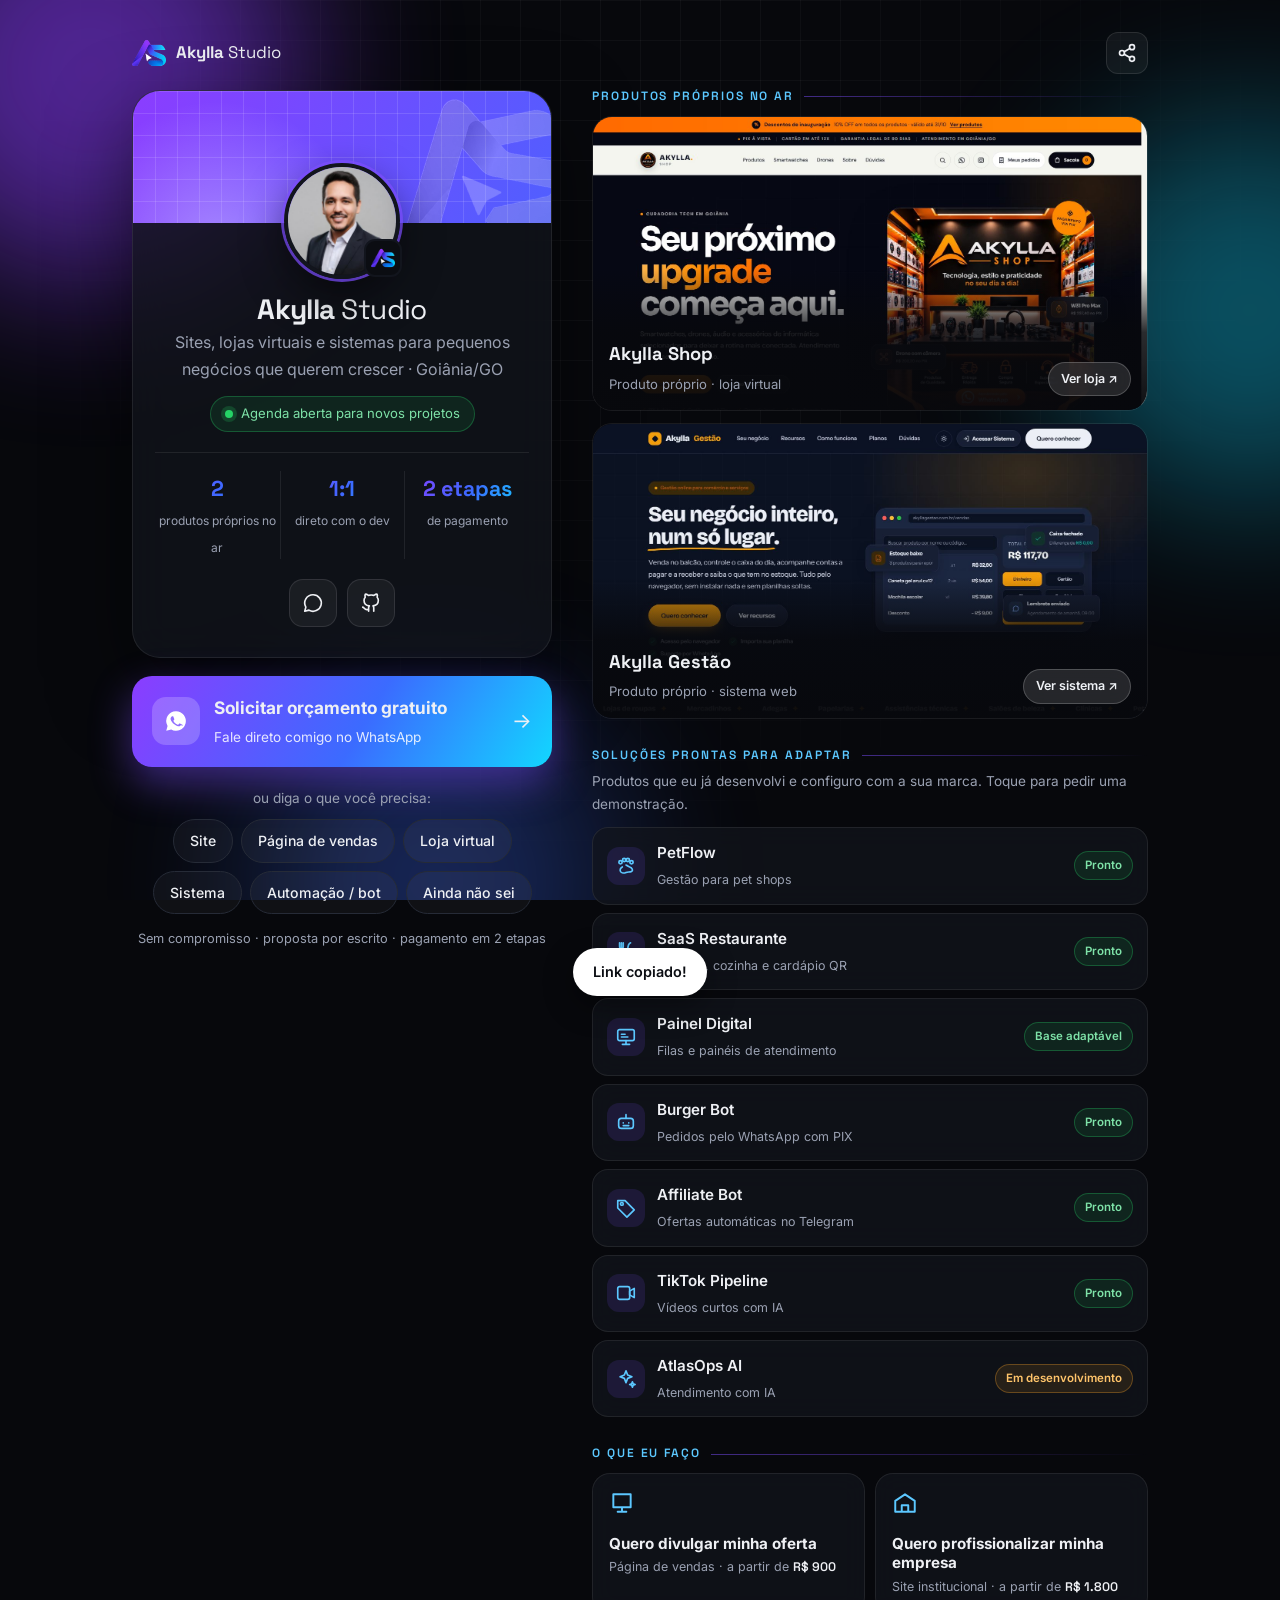
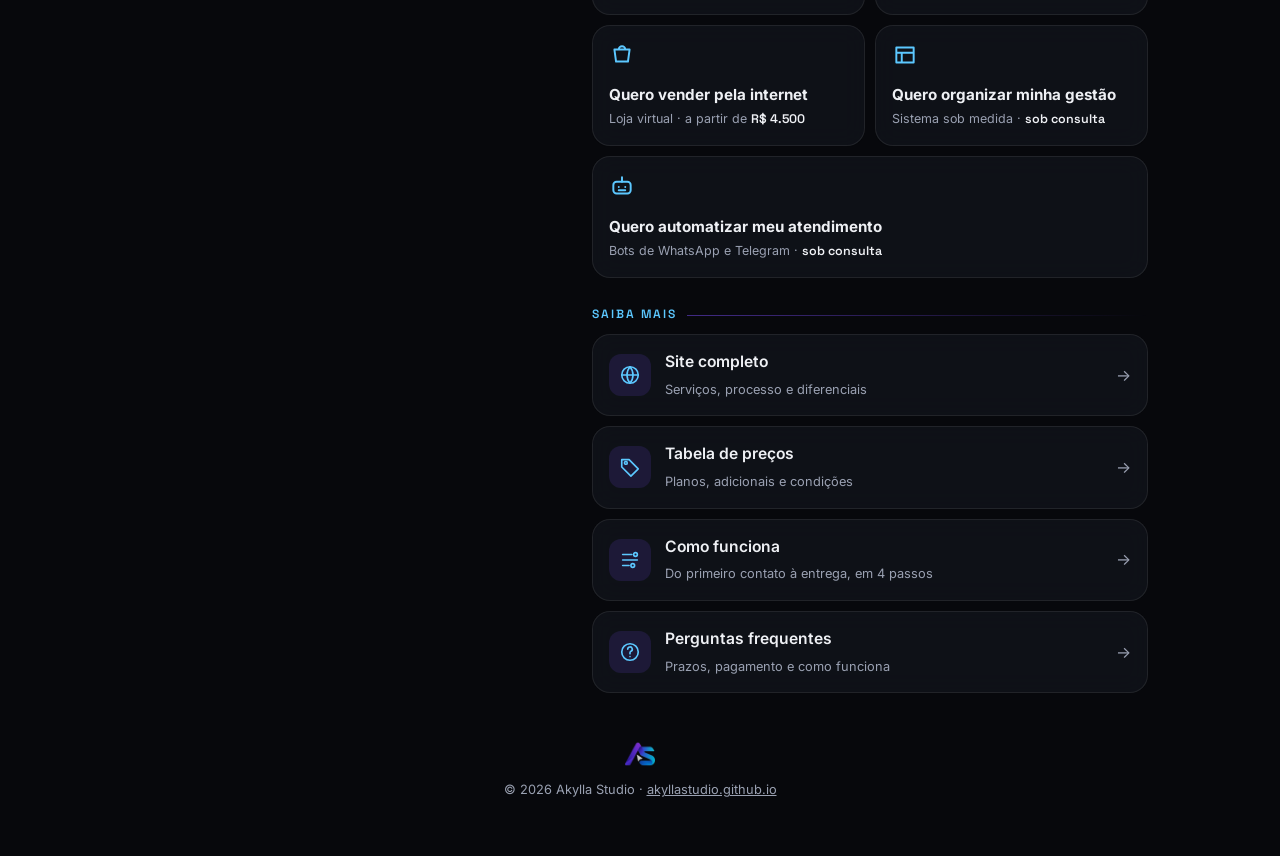
<file: links.html>
<!doctype html>
<html lang="pt-BR">
<head>
  <meta charset="utf-8">
  <meta name="viewport" content="width=device-width, initial-scale=1, viewport-fit=cover">
  <title>Akylla Studio | Links</title>
  <meta name="description" content="Todos os links da Akylla Studio: orçamento pelo WhatsApp, site, projetos e redes sociais.">
  <link rel="canonical" href="https://akyllastudio.github.io/links.html">
  <meta name="theme-color" content="#0b0d12">
  <meta property="og:type" content="website">
  <meta property="og:url" content="https://akyllastudio.github.io/links.html">
  <meta property="og:title" content="Akylla Studio | Links">
  <meta property="og:description" content="Orçamento pelo WhatsApp, site, projetos e redes sociais.">
  <meta property="og:image" content="https://akyllastudio.github.io/assets/img/compartilhar-v2.jpg">
  <meta property="og:image:secure_url" content="https://akyllastudio.github.io/assets/img/compartilhar-v2.jpg">
  <meta property="og:image:type" content="image/jpeg">
  <meta property="og:image:width" content="1200">
  <meta property="og:image:height" content="630">
  <meta property="og:image:alt" content="Akylla Studio: sites que trazem clientes para o seu negócio">
  <meta property="og:site_name" content="Akylla Studio">
  <meta name="twitter:card" content="summary_large_image">
  <meta name="twitter:image" content="https://akyllastudio.github.io/assets/img/compartilhar-v2.jpg">
  <link rel="icon" href="assets/favicon-32.png" sizes="32x32" type="image/png">
  <link rel="icon" href="assets/favicon.png" sizes="192x192" type="image/png">
  <link rel="apple-touch-icon" href="assets/favicon.png">
  <link rel="preconnect" href="https://fonts.googleapis.com">
  <link rel="preconnect" href="https://fonts.gstatic.com" crossorigin>
  <link href="https://fonts.googleapis.com/css2?family=Inter:wght@400;500;600&family=Space+Grotesk:wght@500;600;700&display=swap" rel="stylesheet">
  <link rel="stylesheet" href="css/style.css">
  <style>
    body { min-height: 100vh; background: #07080c; }

    /* ---------- Fundo: orbes de luz + grade ---------- */
    .fundo { position: fixed; inset: 0; z-index: -1; overflow: hidden; pointer-events: none; }
    .fundo::before {
      content: ""; position: absolute; inset: 0;
      background:
        linear-gradient(rgba(255,255,255,.035) 1px, transparent 1px) 0 0 / 40px 40px,
        linear-gradient(90deg, rgba(255,255,255,.035) 1px, transparent 1px) 0 0 / 40px 40px;
      mask-image: radial-gradient(ellipse at 50% 20%, #000 20%, transparent 70%);
    }
    .orbe { position: absolute; border-radius: 50%; filter: blur(80px); opacity: .55; animation: vagar 18s ease-in-out infinite alternate; }
    .orbe--1 { width: 420px; height: 420px; background: var(--roxo); top: -140px; left: -120px; }
    .orbe--2 { width: 380px; height: 380px; background: var(--ciano); top: 120px; right: -160px; opacity: .35; animation-delay: -6s; }
    .orbe--3 { width: 360px; height: 360px; background: var(--azul); bottom: -160px; left: 20%; opacity: .3; animation-delay: -12s; }
    @keyframes vagar { to { transform: translate(60px, 40px) scale(1.15); } }

    .bio { max-width: 480px; margin: 0 auto; padding: 20px 16px 48px; }

    /* No computador: perfil fixo à esquerda, conteúdo à direita */
    @media (min-width: 960px) {
      .bio { max-width: 1080px; padding: 32px 32px 56px; }
      .barra { margin-bottom: 28px; }
      .bio__grade { display: grid; grid-template-columns: 420px 1fr; gap: 40px; align-items: start; }
      .bio__esq { position: sticky; top: 32px; }
      .bio__dir > .titulo-secao:first-child { margin-top: 0; }
      .servicos-bio { grid-template-columns: repeat(2, 1fr); }
      .bio__dir .elo { margin-bottom: 10px; }
      .rodape-bio { margin-top: 56px; }
    }

    /* ---------- Topo: marca + compartilhar ---------- */
    .barra { display: flex; justify-content: space-between; align-items: center; margin-bottom: 16px; }
    .barra .marca { font-size: 1.05rem; }
    .barra .marca img { width: 34px; }
    .icone-btn {
      display: grid; place-items: center; width: 42px; height: 42px; border-radius: 12px; cursor: pointer;
      background: rgba(255,255,255,.05); border: 1px solid rgba(255,255,255,.1); color: var(--texto);
      backdrop-filter: blur(10px); transition: background .15s;
    }
    .icone-btn:hover { background: rgba(255,255,255,.1); }
    .icone-btn svg { width: 20px; height: 20px; fill: none; stroke: currentColor; stroke-width: 2; stroke-linecap: round; stroke-linejoin: round; }

    /* ---------- Cartão de perfil ---------- */
    .perfil {
      position: relative; border-radius: 28px; overflow: hidden; text-align: center;
      background: rgba(18, 21, 29, .72); border: 1px solid rgba(255,255,255,.08);
      backdrop-filter: blur(20px); box-shadow: 0 30px 80px rgba(0,0,0,.5);
    }
    .capa {
      height: 132px; position: relative; overflow: hidden;
      background: linear-gradient(120deg, var(--roxo), var(--azul) 50%, var(--ciano), var(--roxo));
      background-size: 300% 100%; animation: fluir 10s linear infinite;
    }
    .capa::before {
      content: ""; position: absolute; inset: 0;
      background:
        radial-gradient(circle at 20% 120%, rgba(255,255,255,.35), transparent 40%),
        linear-gradient(rgba(255,255,255,.12) 1px, transparent 1px) 0 0 / 22px 22px,
        linear-gradient(90deg, rgba(255,255,255,.12) 1px, transparent 1px) 0 0 / 22px 22px;
    }
    .capa img { position: absolute; right: -24px; top: -18px; width: 190px; opacity: .22; transform: rotate(-12deg); filter: brightness(3) saturate(0); }
    @keyframes fluir { to { background-position: 300% 0; } }

    .avatar { position: relative; width: 116px; height: 116px; margin: -60px auto 14px; }
    .avatar > img:first-child {
      width: 100%; height: 100%; border-radius: 50%; object-fit: cover;
      border: 4px solid #12151d; box-shadow: 0 0 0 3px rgba(var(--brilho), .7), 0 16px 40px rgba(0,0,0,.5);
    }
    .avatar__selo {
      position: absolute; right: -2px; bottom: 2px; width: 38px; height: 38px; padding: 5px;
      border-radius: 11px; background: #0b0d12; border: 2px solid #12151d;
    }

    .perfil__corpo { padding: 0 22px 24px; }
    .perfil h1 { font-size: 1.75rem; margin: 0; letter-spacing: -0.02em; }
    .perfil h1 span { font-weight: 400; }
    .perfil__cargo { margin: 4px 0 14px; color: var(--texto-suave); }
    .status {
      display: inline-flex; align-items: center; gap: 8px; padding: 6px 14px; border-radius: 999px; font-size: .82rem;
      background: rgba(37,211,102,.1); border: 1px solid rgba(37,211,102,.3); color: #7ee2a8;
    }
    .status .ponto { background: #25d366; box-shadow: 0 0 0 4px rgba(37,211,102,.2); }

    .numeros-bio { display: grid; grid-template-columns: repeat(3, 1fr); margin-top: 20px; border-top: 1px solid rgba(255,255,255,.08); padding-top: 18px; }
    .numeros-bio div + div { border-left: 1px solid rgba(255,255,255,.08); }
    .numeros-bio strong { display: block; font-family: var(--fonte-titulo); font-size: 1.35rem; background: var(--gradiente); -webkit-background-clip: text; background-clip: text; color: transparent; }
    .numeros-bio span { font-size: .75rem; color: var(--texto-suave); }

    /* ---------- Redes (ícones) ---------- */
    .redes-bio { display: flex; justify-content: center; flex-wrap: wrap; gap: 10px; margin: 20px 0 6px; }
    .redes-bio a {
      display: grid; place-items: center; width: 48px; height: 48px; border-radius: 14px;
      background: rgba(255,255,255,.05); border: 1px solid rgba(255,255,255,.1); color: var(--texto);
      transition: transform .15s, background .15s, border-color .15s;
    }
    .redes-bio a:hover { transform: translateY(-3px); background: rgba(var(--brilho), .2); border-color: rgba(var(--brilho), .6); }
    .redes-bio svg { width: 22px; height: 22px; fill: none; stroke: currentColor; stroke-width: 1.8; stroke-linecap: round; stroke-linejoin: round; }

    /* ---------- Botão principal ---------- */
    .cta {
      position: relative; display: flex; align-items: center; gap: 14px; overflow: hidden;
      margin: 18px 0 8px; padding: 18px 20px; border-radius: 20px; text-decoration: none;
      background: var(--gradiente); box-shadow: 0 16px 40px rgba(var(--brilho), .45);
      transition: transform .15s, box-shadow .15s;
    }
    .cta:hover { transform: translateY(-2px); box-shadow: 0 20px 50px rgba(var(--brilho), .6); }
    .cta::after {
      content: ""; position: absolute; top: 0; left: -60%; width: 40%; height: 100%;
      background: linear-gradient(90deg, transparent, rgba(255,255,255,.35), transparent);
      transform: skewX(-20deg); animation: brilhar 3.2s ease-in-out infinite;
    }
    @keyframes brilhar { 0%, 60% { left: -60%; } 100% { left: 130%; } }
    .cta__icone { display: grid; place-items: center; flex: none; width: 48px; height: 48px; border-radius: 14px; background: rgba(255,255,255,.2); }
    .cta__icone svg { width: 26px; height: 26px; fill: #fff; }
    .cta b { display: block; font-size: 1.08rem; }
    .cta small { color: rgba(255,255,255,.85); font-size: .85rem; }
    .cta__seta { margin-left: auto; font-size: 1.3rem; }
    .nota { text-align: center; font-size: .8rem; color: var(--texto-suave); margin: 0; }

    /* ---------- Seções ---------- */
    .titulo-secao { display: flex; align-items: center; gap: 10px; margin: 30px 0 12px; font-size: .75rem; letter-spacing: .16em; text-transform: uppercase; color: var(--destaque); font-weight: 600; }
    .titulo-secao::after { content: ""; flex: 1; height: 1px; background: linear-gradient(90deg, rgba(var(--brilho), .5), transparent); }

    /* Projetos com print */
    .projetos-bio { display: grid; gap: 12px; }
    .proj {
      position: relative; display: block; border-radius: 20px; overflow: hidden; text-decoration: none;
      border: 1px solid rgba(255,255,255,.08); aspect-ratio: 16 / 8.5;
    }
    .proj img { width: 100%; height: 100%; object-fit: cover; object-position: top; transition: transform .5s; }
    .proj:hover img { transform: scale(1.05); }
    .proj__info {
      position: absolute; inset: auto 0 0 0; padding: 70px 16px 14px; display: flex; align-items: flex-end; justify-content: space-between; gap: 12px;
      background: linear-gradient(rgba(7,8,12,0), rgba(7,8,12,.85) 45%, rgba(7,8,12,.97));
    }
    .proj b { display: block; font-family: var(--fonte-titulo); font-size: 1.15rem; }
    .proj small { color: var(--texto-suave); font-size: .82rem; }
    .proj__abrir {
      flex: none; padding: 6px 12px; border-radius: 999px; font-size: .78rem; font-weight: 600;
      background: rgba(255,255,255,.12); border: 1px solid rgba(255,255,255,.2); backdrop-filter: blur(8px);
    }

    /* Serviços 2x2 */
    .servicos-bio { display: grid; grid-template-columns: 1fr 1fr; gap: 10px; }
    .serv {
      display: block; padding: 16px; border-radius: 18px; text-decoration: none;
      background: rgba(18, 21, 29, .72); border: 1px solid rgba(255,255,255,.08); backdrop-filter: blur(12px);
      transition: border-color .15s, transform .15s;
    }
    .serv:hover { border-color: rgba(var(--brilho), .7); transform: translateY(-2px); }
    .serv svg { width: 26px; height: 26px; fill: none; stroke: var(--destaque); stroke-width: 1.8; stroke-linecap: round; stroke-linejoin: round; margin-bottom: 10px; }
    .serv b { display: block; font-size: .95rem; line-height: 1.3; }
    .serv small { display: block; margin-top: 4px; font-size: .78rem; color: var(--texto-suave); }
    .serv em { font-style: normal; font-family: var(--fonte-titulo); font-weight: 600; color: var(--texto); }

    /* Lista de links */
    .elo {
      display: flex; align-items: center; gap: 14px; text-decoration: none;
      padding: 14px 16px; margin-bottom: 10px; border-radius: 18px;
      background: rgba(18, 21, 29, .72); border: 1px solid rgba(255,255,255,.08); backdrop-filter: blur(12px);
      transition: transform .15s, border-color .15s, background .15s;
    }
    .elo:hover { transform: translateX(4px); border-color: rgba(var(--brilho), .7); background: rgba(var(--brilho), .08); }
    .elo__icone { display: grid; place-items: center; flex: none; width: 42px; height: 42px; border-radius: 12px; background: rgba(var(--brilho), .14); }
    .elo__icone svg { width: 22px; height: 22px; fill: none; stroke: var(--destaque); stroke-width: 1.8; stroke-linecap: round; stroke-linejoin: round; }
    .elo b { display: block; font-size: .98rem; font-weight: 600; }
    .elo small { color: var(--texto-suave); font-size: .8rem; }
    .elo::after { content: "→"; margin-left: auto; color: var(--texto-suave); transition: color .15s; }
    .elo:hover::after { color: var(--destaque); }

    /* Soluções prontas (lista compacta) */
    .sol__intro { color: var(--texto-suave); font-size: .85rem; margin: -4px 0 12px; }
    .solucoes-bio { display: grid; gap: 8px; }
    .sol {
      display: flex; align-items: center; gap: 12px; text-decoration: none; padding: 12px 14px; border-radius: 16px;
      background: rgba(18, 21, 29, .72); border: 1px solid rgba(255,255,255,.08); backdrop-filter: blur(12px);
      transition: border-color .15s, transform .15s;
    }
    .sol:hover { border-color: rgba(var(--brilho), .7); transform: translateX(4px); }
    .sol .elo__icone { width: 38px; height: 38px; }
    .sol__txt { flex: 1; min-width: 0; }
    .sol b { display: block; font-size: .95rem; font-weight: 600; }
    .sol small { color: var(--texto-suave); font-size: .78rem; }
    .serv--largo { grid-column: 1 / -1; }

    /* Rodapé */
    .rodape-bio { margin-top: 36px; text-align: center; color: var(--texto-suave); font-size: .8rem; }
    .rodape-bio img { width: 30px; margin: 0 auto 10px; opacity: .8; }
    .rodape-bio a { color: var(--texto-suave); }

    /* Aviso de link copiado */
    .toast {
      position: fixed; left: 50%; bottom: 24px; transform: translate(-50%, 120px); z-index: 10;
      padding: 12px 20px; border-radius: 999px; background: #fff; color: #0b0d12; font-weight: 600; font-size: .9rem;
      box-shadow: 0 10px 30px rgba(0,0,0,.4); transition: transform .3s;
    }
    .toast.visivel { transform: translate(-50%, 0); }

    /* Entrada em cascata */
    .entra { opacity: 0; transform: translateY(16px); animation: entrar .6s ease forwards; }
    @keyframes entrar { to { opacity: 1; transform: none; } }

    @media (prefers-reduced-motion: reduce) {
      .orbe, .capa, .cta::after, .ponto { animation: none; }
      .entra { opacity: 1; transform: none; animation: none; }
    }
  </style>
</head>
<body data-origem="página de links">
  <div class="fundo" aria-hidden="true"><span class="orbe orbe--1"></span><span class="orbe orbe--2"></span><span class="orbe orbe--3"></span></div>

  <main class="bio">

    <div class="barra entra">
      <a href="./" class="marca" aria-label="Ir para o site da Akylla Studio">
        <img src="assets/logo-marca.png" alt="" width="34" height="34">
        <span><b>Akylla</b> Studio</span>
      </a>
      <button class="icone-btn" id="compartilhar" type="button" aria-label="Compartilhar esta página">
        <svg viewBox="0 0 24 24"><circle cx="18" cy="5" r="3"/><circle cx="6" cy="12" r="3"/><circle cx="18" cy="19" r="3"/><path d="M8.6 13.5l6.8 4M15.4 6.5l-6.8 4"/></svg>
      </button>
    </div>

    <div class="bio__grade">
    <div class="bio__esq">
    <!-- ===== PERFIL ===== -->
    <section class="perfil entra" style="animation-delay:.08s">
      <div class="capa" aria-hidden="true"><img src="assets/logo-marca.png" alt=""></div>
      <div class="avatar">
        <img src="assets/img/foto.jpg" alt="Foto do desenvolvedor da Akylla Studio" width="116" height="116">
        <img class="avatar__selo" src="assets/logo-marca.png" alt="" width="38" height="38">
      </div>
      <div class="perfil__corpo">
        <h1>Akylla <span>Studio</span></h1>
        <p class="perfil__cargo">Sites, lojas virtuais e sistemas para pequenos negócios que querem crescer · Goiânia/GO</p>
        <span class="status"><span class="ponto"></span> Agenda aberta para novos projetos</span>

        <div class="numeros-bio">
          <div><strong>2</strong><span>produtos próprios no ar</span></div>
          <div><strong>1:1</strong><span>direto com o dev</span></div>
          <div><strong>2 etapas</strong><span>de pagamento</span></div>
        </div>

        <nav class="redes-bio" aria-label="Redes sociais">
          <a href="#" data-whatsapp="Olá! Vim pelos links da Akylla Studio." aria-label="WhatsApp">
            <svg viewBox="0 0 24 24"><path d="M12 3a9 9 0 0 0-7.8 13.5L3 21l4.6-1.2A9 9 0 1 0 12 3z"/></svg>
          </a>
          <a href="#" data-rede="instagram" target="_blank" rel="noopener" aria-label="Instagram">
            <svg viewBox="0 0 24 24"><rect x="3" y="3" width="18" height="18" rx="5"/><circle cx="12" cy="12" r="4"/><path d="M17.5 6.5h.01"/></svg>
          </a>
          <a href="#" data-rede="linkedin" target="_blank" rel="noopener" aria-label="LinkedIn">
            <svg viewBox="0 0 24 24"><rect x="3" y="3" width="18" height="18" rx="3"/><path d="M8 10v7M8 7v.01M12 17v-4a2 2 0 0 1 4 0v4M12 10v7"/></svg>
          </a>
          <a href="#" data-rede="facebook" target="_blank" rel="noopener" aria-label="Facebook">
            <svg viewBox="0 0 24 24"><path d="M15 3h-2.5A3.5 3.5 0 0 0 9 6.5V9H7v3.5h2V21h3.5v-8.5H15l.5-3.5h-3V7a1 1 0 0 1 1-1H15z"/></svg>
          </a>
          <a href="#" data-rede="tiktok" target="_blank" rel="noopener" aria-label="TikTok">
            <svg viewBox="0 0 24 24"><path d="M14 3v11.5a3.5 3.5 0 1 1-3.5-3.5M14 3c.5 2.5 2.5 4.5 5 4.5"/></svg>
          </a>
          <a href="#" data-rede="youtube" target="_blank" rel="noopener" aria-label="YouTube">
            <svg viewBox="0 0 24 24"><rect x="2.5" y="5" width="19" height="14" rx="4"/><path d="M10 9l5 3-5 3z"/></svg>
          </a>
          <a href="#" data-rede="github" target="_blank" rel="noopener" aria-label="GitHub">
            <svg viewBox="0 0 24 24"><path d="M9 19c-4 1.5-4-2-6-2.5M15 21v-3.5a3 3 0 0 0-.8-2.3c2.8-.3 5.8-1.4 5.8-6.2a4.8 4.8 0 0 0-1.3-3.3 4.5 4.5 0 0 0-.1-3.3s-1-.3-3.4 1.3a11.6 11.6 0 0 0-6 0C6.8 2.1 5.8 2.4 5.8 2.4a4.5 4.5 0 0 0-.1 3.3A4.8 4.8 0 0 0 4.4 9c0 4.8 3 5.9 5.8 6.2a3 3 0 0 0-.8 2.3V21"/></svg>
          </a>
          <a href="#" data-rede="email" aria-label="E-mail">
            <svg viewBox="0 0 24 24"><rect x="3" y="5" width="18" height="14" rx="2"/><path d="M3 7l9 6 9-6"/></svg>
          </a>
        </nav>
      </div>
    </section>

    <!-- ===== CHAMADA PRINCIPAL ===== -->
    <a href="#" class="cta entra" style="animation-delay:.16s" data-whatsapp="Olá! Vim pelo Instagram e quero um orçamento.">
      <span class="cta__icone"><svg viewBox="0 0 24 24"><path d="M12 3a9 9 0 0 0-7.8 13.5L3 21l4.6-1.2A9 9 0 1 0 12 3zm4.6 12.6c-.2.6-1.1 1.1-1.6 1.2-.4 0-.9.1-2.9-.7-2.4-1-4-3.4-4.1-3.6-.1-.2-1-1.3-1-2.5s.6-1.8.9-2c.2-.3.5-.3.6-.3h.5c.2 0 .4 0 .6.4l.8 2c.1.2.1.4 0 .5l-.4.6-.3.3c-.1.1-.3.3-.1.6.2.3.7 1.2 1.6 2 1.1.9 2 1.2 2.3 1.4.3.1.5.1.6-.1l.9-1c.2-.3.4-.2.6-.1l1.9.9c.3.1.4.2.5.3.1.2.1.6-.1 1.1z"/></svg></span>
      <span><b>Solicitar orçamento gratuito</b><small>Fale direto comigo no WhatsApp</small></span>
      <span class="cta__seta" aria-hidden="true">→</span>
    </a>
    <div class="escolha entra" style="animation-delay:.2s; text-align:center">
      <p class="escolha__titulo">ou diga o que você precisa:</p>
      <div class="escolha__opcoes">
        <a href="#" data-servico="Site institucional">Site</a>
        <a href="#" data-servico="Página de vendas">Página de vendas</a>
        <a href="#" data-servico="Loja virtual">Loja virtual</a>
        <a href="#" data-servico="Sistema sob medida">Sistema</a>
        <a href="#" data-servico="Automação ou bot">Automação / bot</a>
        <a href="#" data-servico="Ainda não sei, quero uma orientação">Ainda não sei</a>
      </div>
    </div>
    <p class="nota entra" style="animation-delay:.22s; margin-top:14px">Sem compromisso · proposta por escrito · pagamento em 2 etapas</p>

    </div>

    <div class="bio__dir">
    <!-- ===== PROJETOS ===== -->
    <h2 class="titulo-secao entra" style="animation-delay:.24s">Produtos próprios no ar</h2>
    <div class="projetos-bio">
      <a href="https://akyllashop.com" class="proj entra" style="animation-delay:.28s" target="_blank" rel="noopener">
        <img src="assets/img/akyllashop.jpg" alt="Página inicial da Akylla Shop" width="1440" height="900" loading="lazy">
        <span class="proj__info">
          <span><b>Akylla Shop</b><small>Produto próprio · loja virtual</small></span>
          <span class="proj__abrir">Ver loja ↗</span>
        </span>
      </a>
      <a href="https://akyllagestao.com.br" class="proj entra" style="animation-delay:.32s" target="_blank" rel="noopener">
        <img src="assets/img/akyllagestao.jpg" alt="Página inicial do Akylla Gestão" width="1440" height="900" loading="lazy">
        <span class="proj__info">
          <span><b>Akylla Gestão</b><small>Produto próprio · sistema web</small></span>
          <span class="proj__abrir">Ver sistema ↗</span>
        </span>
      </a>
    </div>

    <!-- ===== SOLUÇÕES PRONTAS ===== -->
    <h2 class="titulo-secao entra">Soluções prontas para adaptar</h2>
    <p class="sol__intro entra">Produtos que eu já desenvolvi e configuro com a sua marca. Toque para pedir uma demonstração.</p>
    <div class="solucoes-bio">
      <a href="#" class="sol entra" data-servico="Solução PetFlow (gestão para pet shop)">
        <span class="elo__icone"><svg viewBox="0 0 24 24"><path d="M8 13c-2 1-3 3-2 5s4 2 6 1 4 0 6-1 1-4-2-5-3-2-4-2-8 0z"/><circle cx="6" cy="8" r="1.8"/><circle cx="10" cy="5.5" r="1.8"/><circle cx="14" cy="5.5" r="1.8"/><circle cx="18" cy="8" r="1.8"/></svg></span>
        <span class="sol__txt"><b>PetFlow</b><small>Gestão para pet shops</small></span>
        <span class="status-tag status-tag--pronto">Pronto</span>
      </a>
      <a href="#" class="sol entra" data-servico="Solução SaaS Restaurante">
        <span class="elo__icone"><svg viewBox="0 0 24 24"><path d="M7 3v8M5 3v4a2 2 0 0 0 4 0V3M7 11v10M17 3c-2 1-3 4-3 7h3v11"/></svg></span>
        <span class="sol__txt"><b>SaaS Restaurante</b><small>Pedidos, cozinha e cardápio QR</small></span>
        <span class="status-tag status-tag--pronto">Pronto</span>
      </a>
      <a href="#" class="sol entra" data-servico="Solução Painel Digital (filas e painéis)">
        <span class="elo__icone"><svg viewBox="0 0 24 24"><rect x="3" y="4" width="18" height="12" rx="2"/><path d="M8 20h8M12 16v4M7 9h4M7 12h7"/></svg></span>
        <span class="sol__txt"><b>Painel Digital</b><small>Filas e painéis de atendimento</small></span>
        <span class="status-tag status-tag--pronto">Base adaptável</span>
      </a>
      <a href="#" class="sol entra" data-servico="Solução Burger Bot (pedidos pelo WhatsApp)">
        <span class="elo__icone"><svg viewBox="0 0 24 24"><rect x="4" y="8" width="16" height="11" rx="3"/><path d="M12 4v4M9 13v.01M15 13v.01M9 16h6"/></svg></span>
        <span class="sol__txt"><b>Burger Bot</b><small>Pedidos pelo WhatsApp com PIX</small></span>
        <span class="status-tag status-tag--pronto">Pronto</span>
      </a>
      <a href="#" class="sol entra" data-servico="Solução Affiliate Bot (ofertas automáticas)">
        <span class="elo__icone"><svg viewBox="0 0 24 24"><path d="M3 12V4h8l10 10-8 8z"/><circle cx="7.5" cy="7.5" r="1.5"/></svg></span>
        <span class="sol__txt"><b>Affiliate Bot</b><small>Ofertas automáticas no Telegram</small></span>
        <span class="status-tag status-tag--pronto">Pronto</span>
      </a>
      <a href="#" class="sol entra" data-servico="Solução TikTok Pipeline (vídeos com IA)">
        <span class="elo__icone"><svg viewBox="0 0 24 24"><rect x="3" y="5" width="13" height="14" rx="2"/><path d="M16 10l5-3v10l-5-3z"/></svg></span>
        <span class="sol__txt"><b>TikTok Pipeline</b><small>Vídeos curtos com IA</small></span>
        <span class="status-tag status-tag--pronto">Pronto</span>
      </a>
      <a href="#" class="sol entra" data-servico="Solução AtlasOps AI (atendimento com IA)">
        <span class="elo__icone"><svg viewBox="0 0 24 24"><path d="M12 3l1.8 4.7L18.5 9.5l-4.7 1.8L12 16l-1.8-4.7L5.5 9.5l4.7-1.8z"/><path d="M19 15l.8 2.2L22 18l-2.2.8L19 21l-.8-2.2L16 18l2.2-.8z"/></svg></span>
        <span class="sol__txt"><b>AtlasOps AI</b><small>Atendimento com IA</small></span>
        <span class="status-tag status-tag--dev">Em desenvolvimento</span>
      </a>
    </div>

    <!-- ===== SERVIÇOS ===== -->
    <h2 class="titulo-secao entra" style="animation-delay:.36s">O que eu faço</h2>
    <div class="servicos-bio">
      <a href="#" class="serv entra" style="animation-delay:.4s" data-servico="Página de vendas">
        <svg viewBox="0 0 24 24"><path d="M4 4h16v12H4zM8 20h8M12 16v4"/></svg>
        <b>Quero divulgar minha oferta</b><small>Página de vendas · a partir de <em>R$ 900</em></small>
      </a>
      <a href="#" class="serv entra" style="animation-delay:.44s" data-servico="Site institucional">
        <svg viewBox="0 0 24 24"><path d="M3 10l9-6 9 6v10H3zM9 20v-6h6v6"/></svg>
        <b>Quero profissionalizar minha empresa</b><small>Site institucional · a partir de <em>R$ 1.800</em></small>
      </a>
      <a href="#" class="serv entra" style="animation-delay:.48s" data-servico="Loja virtual">
        <svg viewBox="0 0 24 24"><path d="M5 7h14l-1.5 11h-11zM9 7a3 3 0 0 1 6 0"/></svg>
        <b>Quero vender pela internet</b><small>Loja virtual · a partir de <em>R$ 4.500</em></small>
      </a>
      <a href="#" class="serv entra" style="animation-delay:.52s" data-servico="Sistema sob medida">
        <svg viewBox="0 0 24 24"><path d="M4 5h16v14H4zM4 10h16M9 10v9"/></svg>
        <b>Quero organizar minha gestão</b><small>Sistema sob medida · <em>sob consulta</em></small>
      </a>
      <a href="#" class="serv serv--largo entra" style="animation-delay:.54s" data-servico="Automação ou bot">
        <svg viewBox="0 0 24 24"><rect x="4" y="8" width="16" height="11" rx="3"/><path d="M12 4v4M9 13v.01M15 13v.01M9 16h6"/></svg>
        <b>Quero automatizar meu atendimento</b><small>Bots de WhatsApp e Telegram · <em>sob consulta</em></small>
      </a>
    </div>

    <!-- ===== LINKS ===== -->
    <h2 class="titulo-secao entra" style="animation-delay:.56s">Saiba mais</h2>
    <a href="./" class="elo entra" style="animation-delay:.6s">
      <span class="elo__icone"><svg viewBox="0 0 24 24"><circle cx="12" cy="12" r="9"/><path d="M3 12h18M12 3a14 14 0 0 1 0 18M12 3a14 14 0 0 0 0 18"/></svg></span>
      <span><b>Site completo</b><small>Serviços, processo e diferenciais</small></span>
    </a>
    <a href="./#precos" class="elo entra" style="animation-delay:.64s">
      <span class="elo__icone"><svg viewBox="0 0 24 24"><path d="M3 12V4h8l10 10-8 8z"/><circle cx="7.5" cy="7.5" r="1.5"/></svg></span>
      <span><b>Tabela de preços</b><small>Planos, adicionais e condições</small></span>
    </a>
    <a href="./#processo" class="elo entra" style="animation-delay:.66s">
      <span class="elo__icone"><svg viewBox="0 0 24 24"><path d="M4 6h10M4 12h16M4 18h7"/><circle cx="18" cy="6" r="2"/><circle cx="15" cy="18" r="2"/></svg></span>
      <span><b>Como funciona</b><small>Do primeiro contato à entrega, em 4 passos</small></span>
    </a>
    <a href="./#duvidas" class="elo entra" style="animation-delay:.68s">
      <span class="elo__icone"><svg viewBox="0 0 24 24"><circle cx="12" cy="12" r="9"/><path d="M9.5 9a2.5 2.5 0 1 1 3.5 2.3c-.6.3-1 .9-1 1.6V14M12 17v.01"/></svg></span>
      <span><b>Perguntas frequentes</b><small>Prazos, pagamento e como funciona</small></span>
    </a>

    </div>
    </div>

    <footer class="rodape-bio">
      <img src="assets/logo-marca.png" alt="" width="30" height="30">
      © <span id="ano">2026</span> Akylla Studio · <a href="./">akyllastudio.github.io</a>
    </footer>
  </main>

  <div class="toast" id="toast" role="status" aria-live="polite">Link copiado!</div>

  <script src="js/config.js"></script>
  <script>
    document.getElementById("ano").textContent = new Date().getFullYear();

    // Compartilhar: menu nativo no celular, copiar link no computador
    const toast = document.getElementById("toast");
    document.getElementById("compartilhar").addEventListener("click", async () => {
      const dados = { title: "Akylla Studio", text: "Sites, landing pages, lojas e sistemas sob medida", url: location.href.split("#")[0] };
      try {
        if (navigator.share) return await navigator.share(dados);
        await navigator.clipboard.writeText(dados.url);
        toast.classList.add("visivel");
        setTimeout(() => toast.classList.remove("visivel"), 2000);
      } catch (e) { /* usuário cancelou */ }
    });
  </script>
</body>
</html>
</file>
<file: css/style.css>
/* ============================================================
   CORES E FONTES: troque aqui para mudar a identidade do site
   ============================================================ */
:root {
  --fundo: #0b0d12;
  --fundo-alt: #11141b;
  --superficie: #161a23;
  --borda: #262b37;
  --texto: #eef0f4;
  --texto-suave: #9aa1b2;
  /* paleta do logo: roxo → azul → ciano */
  --roxo: #8b3dff;
  --azul: #3b6bff;
  --ciano: #12d6ff;
  --gradiente: linear-gradient(120deg, var(--roxo), var(--azul) 55%, var(--ciano));
  --destaque: #5cc8ff;        /* textos e ícones de destaque */
  --brilho: 124, 77, 255;     /* roxo em RGB, para brilhos e fundos translúcidos */
  --sobre-destaque: #ffffff;  /* texto em cima do gradiente */

  --fonte-titulo: "Space Grotesk", system-ui, sans-serif;
  --fonte-texto: "Inter", system-ui, sans-serif;

  --raio: 16px;
  --largura: 1160px;
}

*, *::before, *::after { box-sizing: border-box; }
html { scroll-behavior: smooth; scroll-padding-top: 80px; }
body {
  margin: 0;
  background: var(--fundo);
  color: var(--texto);
  font-family: var(--fonte-texto);
  font-size: 16px;
  line-height: 1.65;
  -webkit-font-smoothing: antialiased;
  overflow-x: hidden;
}
body.sem-rolagem { overflow: hidden; }
img { max-width: 100%; height: auto; display: block; }
a { color: inherit; }
h1, h2, h3 { font-family: var(--fonte-titulo); line-height: 1.15; margin: 0 0 .5em; letter-spacing: -0.02em; }
h2 { font-size: clamp(1.9rem, 4vw, 2.75rem); }
h3 { font-size: 1.2rem; }
p { margin: 0 0 1em; }

.container { width: 100%; max-width: var(--largura); margin: 0 auto; padding: 0 20px; }
.container--estreito { max-width: 780px; }

/* ---------- Botões ---------- */
.btn {
  display: inline-flex; align-items: center; justify-content: center; gap: .5em;
  padding: .9em 1.5em;
  border-radius: 999px;
  background: var(--gradiente);
  color: var(--sobre-destaque);
  font-weight: 600;
  text-decoration: none;
  border: 1px solid transparent;
  box-shadow: 0 8px 24px rgba(var(--brilho), .3);
  transition: transform .15s, box-shadow .15s, filter .15s;
}
.btn:hover { filter: brightness(1.1); box-shadow: 0 12px 32px rgba(var(--brilho), .45); transform: translateY(-2px); }
.btn--fantasma { background: transparent; color: var(--texto); border-color: var(--borda); box-shadow: none; }
.btn--fantasma:hover { background: var(--superficie); border-color: var(--texto-suave); box-shadow: none; filter: none; }
.btn--pequeno { padding: .55em 1.1em; font-size: .9rem; }

.link-seta { color: var(--destaque); font-weight: 600; text-decoration: none; }
.link-seta::after { content: " →"; transition: margin .15s; }
.link-seta:hover::after { margin-left: 4px; }

/* ---------- Cabeçalho ---------- */
.topo {
  position: sticky; top: 0; z-index: 50;
  border-bottom: 1px solid transparent;
  transition: border-color .2s;
}
/* desfoque num pseudo-elemento para não prender o menu fixo (mobile) dentro do cabeçalho */
.topo::before {
  content: ""; position: absolute; inset: 0; z-index: -1;
  background: rgba(11, 13, 18, .75);
  backdrop-filter: blur(12px);
}
.topo.rolado { border-bottom-color: var(--borda); }
.topo__linha { display: flex; align-items: center; justify-content: space-between; height: 72px; }
.marca { display: flex; align-items: center; gap: 10px; text-decoration: none; font-family: var(--fonte-titulo); font-size: 1.15rem; font-weight: 600; }
.marca img { width: 40px; height: auto; }
.marca span { font-weight: 400; }
.marca b { font-weight: 700; }
.menu { display: flex; align-items: center; gap: 28px; }
.menu a:not(.btn) { text-decoration: none; color: var(--texto-suave); font-size: .95rem; transition: color .15s; }
.menu a:not(.btn):hover { color: var(--texto); }
.menu-btn { display: none; }

/* ---------- Hero ---------- */
.hero { padding: 72px 0 96px; position: relative; }
.hero::before {
  content: ""; position: absolute; inset: 0; z-index: -1;
  background:
    radial-gradient(600px 400px at 85% 20%, rgba(var(--brilho), .10), transparent 70%),
    linear-gradient(var(--borda) 1px, transparent 1px) 0 0 / 56px 56px,
    linear-gradient(90deg, var(--borda) 1px, transparent 1px) 0 0 / 56px 56px;
  mask-image: radial-gradient(ellipse at 50% 30%, #000 30%, transparent 75%);
  opacity: .55;
}
.hero__grade { display: grid; grid-template-columns: 1.05fr 1fr; gap: 56px; align-items: center; }
.selo {
  display: inline-flex; align-items: center; gap: 8px;
  padding: 6px 14px; border: 1px solid var(--borda); border-radius: 999px;
  font-size: .85rem; color: var(--texto-suave); background: var(--fundo-alt);
}
.ponto { width: 8px; height: 8px; border-radius: 50%; background: var(--ciano); box-shadow: 0 0 0 4px rgba(var(--brilho), .18); animation: pulsar 2s infinite; }
@keyframes pulsar { 50% { box-shadow: 0 0 0 7px rgba(var(--brilho), 0); } }
.hero h1 { font-size: clamp(2.4rem, 5.6vw, 4rem); margin: 20px 0; }
.hero h1 em { font-style: normal; background: var(--gradiente); -webkit-background-clip: text; background-clip: text; color: transparent; }
.hero__texto { font-size: 1.15rem; color: var(--texto-suave); max-width: 34em; }
.hero__acoes { display: flex; flex-wrap: wrap; gap: 12px; margin: 32px 0 24px; }

.hero__vitrine { position: relative; aspect-ratio: 1 / .85; }
.janela {
  position: absolute; width: 82%;
  background: var(--superficie); border: 1px solid var(--borda); border-radius: 12px; overflow: hidden;
  box-shadow: 0 30px 60px rgba(0,0,0,.5);
}
.janela img { aspect-ratio: 16 / 10; object-fit: cover; object-position: top; width: 100%; }
.janela--tras { top: 0; right: 0; opacity: .75; }
.janela--frente { bottom: 0; left: 0; }
.janela__barra { display: flex; align-items: center; gap: 6px; padding: 9px 12px; border-bottom: 1px solid var(--borda); }
.janela__barra i { width: 9px; height: 9px; border-radius: 50%; background: var(--borda); }
.janela__barra span { margin-left: 10px; font-size: .72rem; color: var(--texto-suave); }

/* ---------- Seções ---------- */
.secao { padding: 100px 0; }
.secao--alt { background: var(--fundo-alt); }
.rotulo { color: var(--destaque); font-size: .8rem; font-weight: 600; letter-spacing: .14em; text-transform: uppercase; margin-bottom: 12px; }
.secao__intro { color: var(--texto-suave); font-size: 1.1rem; margin-bottom: 48px; }

/* Serviços */
.cartoes { display: grid; grid-template-columns: repeat(5, 1fr); gap: 16px; }
.cartao { background: var(--superficie); border: 1px solid var(--borda); border-radius: var(--raio); padding: 28px; transition: border-color .2s, transform .2s; }
.cartao:hover { border-color: var(--destaque); transform: translateY(-4px); }
.cartao p { color: var(--texto-suave); font-size: .95rem; margin: 0; }
.cartao__icone { width: 48px; height: 48px; border-radius: 12px; background: rgba(var(--brilho), .1); display: grid; place-items: center; margin-bottom: 20px; }
.cartao__icone svg { width: 24px; height: 24px; fill: none; stroke: var(--destaque); stroke-width: 1.8; stroke-linecap: round; stroke-linejoin: round; }

/* Projetos */
.projeto { display: grid; grid-template-columns: 1.2fr 1fr; gap: 56px; align-items: center; margin-bottom: 88px; }
.projeto:last-child { margin-bottom: 0; }
.projeto--inverso .projeto__imagem { order: 2; }
.projeto__imagem { border-radius: var(--raio); overflow: hidden; border: 1px solid var(--borda); box-shadow: 0 30px 60px rgba(0,0,0,.4); }
.projeto__imagem img { transition: transform .5s; }
.projeto__imagem:hover img { transform: scale(1.03); }
.projeto__tipo { color: var(--texto-suave); font-size: .85rem; margin-bottom: 6px; }
.projeto h3 { font-size: 2rem; }
.projeto__info > p:not(.projeto__tipo) { color: var(--texto-suave); }
.tags { list-style: none; padding: 0; margin: 20px 0 24px; display: flex; flex-wrap: wrap; gap: 8px; }
.tags li { font-size: .8rem; padding: 4px 12px; border: 1px solid var(--borda); border-radius: 999px; color: var(--texto-suave); }

/* Processo */
.passos { list-style: none; padding: 0; margin: 0; display: grid; grid-template-columns: repeat(4, 1fr); gap: 20px; counter-reset: passo; }
.passos li { padding: 28px 0 0; border-top: 2px solid var(--borda); position: relative; }
.passos li::before { content: ""; position: absolute; top: -2px; left: 0; width: 48px; height: 2px; background: var(--gradiente); }
.passos span { font-family: var(--fonte-titulo); color: var(--destaque); font-size: .9rem; }
.passos h3 { margin-top: 8px; }
.passos p { color: var(--texto-suave); font-size: .95rem; margin: 0; }

/* Preços */
.planos { display: grid; grid-template-columns: repeat(3, 1fr); gap: 20px; align-items: stretch; }
.plano { position: relative; display: flex; flex-direction: column; background: var(--superficie); border: 1px solid var(--borda); border-radius: var(--raio); padding: 32px; }
.plano--destaque { border-color: var(--destaque); box-shadow: 0 0 0 1px var(--destaque), 0 24px 60px rgba(var(--brilho), .08); }
.plano__selo { position: absolute; top: -13px; left: 32px; background: var(--gradiente); color: var(--sobre-destaque); font-size: .75rem; font-weight: 600; padding: 3px 12px; border-radius: 999px; margin: 0; }
.plano__preco { font-family: var(--fonte-titulo); font-size: 2.2rem; font-weight: 700; margin: 8px 0 20px; }
.plano__preco small, .extras__preco small { display: block; font-family: var(--fonte-texto); font-size: .8rem; font-weight: 400; color: var(--texto-suave); }
.plano ul { list-style: none; padding: 0; margin: 0 0 28px; flex: 1; }
.plano li { padding: 8px 0; border-bottom: 1px solid var(--borda); color: var(--texto-suave); font-size: .95rem; }
.plano li::before { content: "✓"; color: var(--destaque); margin-right: 10px; font-weight: 700; }
.extras { display: grid; grid-template-columns: 1fr 1fr; gap: 20px; margin-top: 20px; }
.extras > div { border: 1px dashed var(--borda); border-radius: var(--raio); padding: 28px 32px; }
.extras p { color: var(--texto-suave); font-size: .95rem; }
.extras__preco { font-family: var(--fonte-titulo); font-size: 1.5rem; font-weight: 700; color: var(--texto) !important; margin: 0; }

/* ---------- Faixa de aviso ---------- */
.aviso {
  display: flex; align-items: center; justify-content: center; gap: 10px; flex-wrap: wrap;
  padding: 9px 20px; font-size: .85rem; text-align: center;
  background: var(--fundo-alt); border-bottom: 1px solid var(--borda); color: var(--texto-suave);
}
.aviso a { color: var(--destaque); font-weight: 600; }

/* ---------- Hero (complementos) ---------- */
.btn svg { width: 20px; height: 20px; fill: none; stroke: currentColor; stroke-width: 2; }
.btn--grande { padding: 1.05em 1.8em; font-size: 1.02rem; }
.hero__texto strong { color: var(--texto); font-weight: 600; }
.confianca { list-style: none; padding: 24px 0 0; margin: 0; display: flex; flex-wrap: wrap; gap: 16px 32px; border-top: 1px solid var(--borda); }
.confianca li { display: flex; flex-direction: column; line-height: 1.35; padding-left: 26px; position: relative; }
.confianca li::before { content: "✓"; position: absolute; left: 0; top: 0; color: var(--destaque); font-weight: 700; }
.confianca b { font-size: .95rem; }
.confianca span { font-size: .82rem; color: var(--texto-suave); }

.chip {
  position: absolute; z-index: 2; display: flex; align-items: center; gap: 12px;
  padding: 12px 16px 12px 12px; border-radius: 14px;
  background: rgba(22, 26, 35, .92); border: 1px solid var(--borda); backdrop-filter: blur(8px);
  box-shadow: 0 16px 40px rgba(0,0,0,.45); line-height: 1.3; animation: flutuar 5s ease-in-out infinite;
}
.chip b { display: block; font-size: .88rem; }
.chip small { color: var(--texto-suave); font-size: .76rem; }
.chip__icone { width: 36px; height: 36px; border-radius: 10px; display: grid; place-items: center; background: rgba(var(--brilho), .14); }
.chip__icone--verde { background: rgba(37,211,102,.16); }
.chip__icone svg { width: 20px; height: 20px; fill: none; stroke: var(--destaque); stroke-width: 2; stroke-linecap: round; stroke-linejoin: round; }
.chip__icone--verde svg { stroke: #25d366; }
.chip--1 { top: 8%; left: -4%; }
.chip--2 { bottom: 10%; right: -3%; animation-delay: -2.5s; }
@keyframes flutuar { 50% { transform: translateY(-8px); } }

/* ---------- Faixa de segmentos ---------- */
.faixa { border-block: 1px solid var(--borda); background: var(--fundo-alt); overflow: hidden; padding: 18px 0; }
.faixa__trilho { display: flex; width: max-content; animation: deslizar 40s linear infinite; }
.faixa__itens { display: flex; }
.faixa__itens span { font-family: var(--fonte-titulo); font-size: 1.1rem; font-weight: 500; color: var(--texto-suave); white-space: nowrap; padding: 0 28px; position: relative; }
.faixa__itens span::after { content: "✦"; position: absolute; right: -6px; color: var(--destaque); font-size: .8rem; top: 50%; transform: translateY(-50%); }
@keyframes deslizar { to { transform: translateX(-50%); } }

/* ---------- Cabeçalho de seção centralizado ---------- */
.cabecalho { text-align: center; max-width: 720px; margin: 0 auto 56px; }
.cabecalho .secao__intro { margin-bottom: 0; }

/* ---------- Dores ---------- */
.dores { display: grid; grid-template-columns: repeat(4, 1fr); gap: 20px; }
.dor { padding: 28px; border-radius: var(--raio); background: var(--superficie); border: 1px solid var(--borda); }
.dor__x { display: inline-grid; place-items: center; width: 34px; height: 34px; border-radius: 50%; margin-bottom: 18px; background: rgba(255, 99, 99, .12); color: #ff7a7a; font-size: .85rem; font-weight: 700; }
.dor p { color: var(--texto-suave); font-size: .95rem; margin: 0; }
.dores__virada { text-align: center; font-size: 1.2rem; margin: 48px auto 0; max-width: 640px; color: var(--texto-suave); }
.dores__virada strong { color: var(--destaque); }

.cartao { display: flex; flex-direction: column; }
.cartao p:not(.cartao__ideal) { flex: 1; }
.cartao__ideal { margin-top: 18px !important; padding-top: 14px; border-top: 1px solid var(--borda); font-size: .85rem !important; }
.cartao__ideal b { color: var(--texto); font-weight: 600; }

/* ---------- Casos ---------- */
.caso { margin: 16px 0 0; }
.caso dt { font-size: .75rem; font-weight: 600; letter-spacing: .12em; text-transform: uppercase; color: var(--destaque); }
.caso dd { margin: 4px 0 16px; color: var(--texto-suave); }
.cta-meio {
  display: flex; align-items: center; justify-content: space-between; gap: 24px; flex-wrap: wrap;
  margin-top: 88px; padding: 28px 32px; border-radius: var(--raio);
  background: linear-gradient(90deg, rgba(var(--brilho), .1), transparent 70%), var(--superficie); border: 1px solid var(--borda);
}
.cta-meio p { margin: 0; color: var(--texto-suave); font-size: 1.05rem; }
.cta-meio strong { color: var(--texto); }

/* ---------- Diferenciais ---------- */
.diferenciais { display: grid; grid-template-columns: repeat(3, 1fr); gap: 1px; background: var(--borda); border: 1px solid var(--borda); border-radius: var(--raio); overflow: hidden; }
.diferencial { background: var(--fundo-alt); padding: 36px 32px; transition: background .2s; }
.diferencial:hover { background: var(--superficie); }
.diferencial svg { width: 30px; height: 30px; fill: none; stroke: var(--destaque); stroke-width: 1.7; stroke-linecap: round; stroke-linejoin: round; margin-bottom: 18px; }
.diferencial p { color: var(--texto-suave); font-size: .95rem; margin: 0; }

/* ---------- Planos (complementos) ---------- */
.plano__para { color: var(--texto-suave); font-size: .9rem; min-height: 2.9em; margin: 0; }
.plano__preco { margin-bottom: 0 !important; }
.plano__parcela { color: var(--texto-suave); font-size: .85rem; margin: 2px 0 20px; }

/* ---------- Garantia ---------- */
.garantia {
  display: flex; gap: 24px; align-items: center; margin-top: 56px; padding: 32px;
  border-radius: var(--raio); border: 1px solid var(--destaque); background: rgba(var(--brilho), .05);
}
.garantia__selo { flex: none; width: 72px; height: 72px; border-radius: 50%; display: grid; place-items: center; background: var(--gradiente); }
.garantia__selo svg { width: 36px; height: 36px; fill: none; stroke: var(--sobre-destaque); stroke-width: 2; stroke-linecap: round; stroke-linejoin: round; }
.garantia h3 { font-size: 1.3rem; }
.garantia p { color: var(--texto-suave); margin: 0; }

/* WhatsApp flutuante com balão */
.whats-flutuante__balao {
  position: absolute; right: 68px; white-space: nowrap; padding: 8px 14px; border-radius: 999px;
  background: #fff; color: #0b0d12; font-size: .82rem; font-weight: 600; box-shadow: 0 8px 24px rgba(0,0,0,.3);
}

/* Rodapé em colunas */
.rodape__grade { display: grid; grid-template-columns: 1.4fr 1fr; gap: 24px 48px; align-items: start; }
.rodape__grade > div p { margin-top: 12px; max-width: 34em; }
.rodape nav { display: flex; flex-wrap: wrap; gap: 12px 28px; justify-content: flex-end; }
.rodape nav a { text-decoration: none; color: var(--texto-suave); font-size: .92rem; }
.rodape nav a:hover { color: var(--texto); }
.rodape__copy { grid-column: 1 / -1; padding-top: 24px; border-top: 1px solid var(--borda); font-size: .85rem !important; }

/* Foto */
.sobre__selo {
  position: absolute; left: 50%; bottom: -18px; transform: translateX(-50%); margin: 0;
  display: flex; align-items: center; gap: 8px; white-space: nowrap;
  padding: 8px 16px; border-radius: 999px; font-size: .85rem; font-weight: 500;
  background: var(--superficie); border: 1px solid var(--borda); box-shadow: 0 10px 30px rgba(0,0,0,.4); color: var(--texto) !important;
}
.chamada__avatar { width: 88px; height: 88px; border-radius: 50%; object-fit: cover; margin: 0 auto 20px; border: 3px solid var(--destaque); }

/* Tabela de valores */
.subtitulo { font-size: 1.4rem; margin: 64px 0 20px; }
.tabela-rolagem { overflow-x: auto; border: 1px solid var(--borda); border-radius: var(--raio); background: var(--superficie); }
.tabela { width: 100%; border-collapse: collapse; min-width: 680px; }
.tabela th, .tabela td { text-align: left; padding: 18px 20px; border-bottom: 1px solid var(--borda); vertical-align: top; }
.tabela th { font-size: .78rem; text-transform: uppercase; letter-spacing: .1em; color: var(--texto-suave); font-weight: 600; }
.tabela tbody tr:last-child td { border-bottom: 0; }
.tabela td { color: var(--texto-suave); font-size: .95rem; }
.tabela td strong { color: var(--texto); }
.tabela td:nth-child(3) { white-space: nowrap; }
.tabela__valor { color: var(--destaque) !important; font-family: var(--fonte-titulo); font-weight: 600; white-space: nowrap; }

.duas-colunas { display: grid; grid-template-columns: 1fr 1fr; gap: 0 48px; }
.lista-precos, .lista-checks { list-style: none; padding: 0; margin: 0; }
.lista-precos li { display: flex; justify-content: space-between; gap: 16px; padding: 12px 0; border-bottom: 1px dashed var(--borda); color: var(--texto-suave); }
.lista-precos b { color: var(--texto); font-family: var(--fonte-titulo); white-space: nowrap; }
.lista-checks li { padding: 12px 0; border-bottom: 1px solid var(--borda); color: var(--texto-suave); }
.lista-checks li::before { content: "✓"; color: var(--destaque); margin-right: 10px; font-weight: 700; }

/* Contatos */
.contatos { display: flex; flex-wrap: wrap; justify-content: center; gap: 12px; margin-top: 48px; padding: 0 20px; }
.contato {
  display: flex; align-items: center; gap: 12px; text-align: left;
  padding: 14px 20px; min-width: 200px; text-decoration: none;
  background: var(--fundo); border: 1px solid var(--borda); border-radius: 14px;
  transition: border-color .15s, transform .15s;
}
.contato:hover { border-color: var(--destaque); transform: translateY(-2px); }
.contato svg { width: 26px; height: 26px; flex: none; fill: none; stroke: var(--destaque); stroke-width: 1.8; stroke-linecap: round; stroke-linejoin: round; }
.contato b { display: block; font-size: .95rem; }
.contato small { color: var(--texto-suave); font-size: .8rem; }

/* Sobre */
.sobre { display: grid; grid-template-columns: 320px 1fr; gap: 64px; align-items: center; }
.sobre__foto { position: relative; aspect-ratio: 1; }
.sobre__foto > img { width: 100%; height: 100%; object-fit: cover; border-radius: 24px; border: 1px solid var(--borda); box-shadow: 0 30px 60px rgba(0,0,0,.4); }
.sobre p { color: var(--texto-suave); font-size: 1.05rem; }
.redes { display: flex; flex-wrap: wrap; gap: 10px; margin-top: 28px; }
.redes a { text-decoration: none; padding: 8px 18px; border: 1px solid var(--borda); border-radius: 999px; font-size: .9rem; transition: border-color .15s, color .15s; }
.redes a:hover { border-color: var(--destaque); color: var(--destaque); }

/* Dúvidas */
details { border-bottom: 1px solid var(--borda); }
details:first-of-type { margin-top: 40px; border-top: 1px solid var(--borda); }
summary { cursor: pointer; list-style: none; padding: 22px 40px 22px 0; font-weight: 600; font-size: 1.05rem; position: relative; }
summary::-webkit-details-marker { display: none; }
summary::after { content: "+"; position: absolute; right: 4px; top: 50%; transform: translateY(-50%); font-size: 1.5rem; color: var(--destaque); transition: transform .2s; }
details[open] summary::after { transform: translateY(-50%) rotate(45deg); }
details p { color: var(--texto-suave); padding-right: 40px; }

/* Chamada final */
.chamada { padding: 100px 0; }
.chamada__caixa {
  text-align: center; padding-block: 72px; border-radius: 28px;
  background: radial-gradient(circle at 50% 0%, rgba(var(--brilho), .16), transparent 60%), var(--superficie);
  border: 1px solid var(--borda);
}
.chamada__caixa p { color: var(--texto-suave); font-size: 1.1rem; margin-bottom: 28px; }

/* Rodapé */
.rodape { border-top: 1px solid var(--borda); padding: 32px 0; }
.rodape__linha { display: flex; justify-content: space-between; align-items: center; gap: 16px; flex-wrap: wrap; }
.rodape p { margin: 0; color: var(--texto-suave); font-size: .9rem; }

/* WhatsApp flutuante */
.whats-flutuante {
  position: fixed; right: 20px; bottom: 20px; z-index: 40;
  width: 56px; height: 56px; border-radius: 50%; background: #25d366;
  display: grid; place-items: center; box-shadow: 0 10px 30px rgba(0,0,0,.4);
  transition: transform .15s;
}
.whats-flutuante:hover { transform: scale(1.08); }
.whats-flutuante svg { width: 30px; height: 30px; fill: #fff; }

/* Animação de entrada */
.revelar { opacity: 0; transform: translateY(24px); transition: opacity .6s ease, transform .6s ease; }
.revelar.visivel { opacity: 1; transform: none; }
@media (prefers-reduced-motion: reduce) {
  html { scroll-behavior: auto; }
  .revelar { opacity: 1; transform: none; }
  .ponto, .chip, .faixa__trilho { animation: none; }
}

/* ============================================================
   RESPONSIVO
   ============================================================ */
@media (max-width: 1000px) {
  .cartoes { grid-template-columns: repeat(2, 1fr); }
  .cartoes .cartao:last-child { grid-column: 1 / -1; }
  .passos { grid-template-columns: repeat(2, 1fr); gap: 40px 20px; }
  .dores { grid-template-columns: repeat(2, 1fr); }
  .diferenciais { grid-template-columns: repeat(2, 1fr); }
  .planos { grid-template-columns: 1fr; max-width: 480px; margin-inline: auto; }
  .extras { max-width: 480px; margin-inline: auto; grid-template-columns: 1fr; }
}

@media (max-width: 860px) {
  .menu-btn {
    display: flex; flex-direction: column; justify-content: center; gap: 6px;
    width: 44px; height: 44px; padding: 0 11px; background: none; border: 1px solid var(--borda); border-radius: 10px; cursor: pointer;
    position: relative; z-index: 60;
  }
  .menu-btn span { display: block; height: 2px; background: var(--texto); border-radius: 2px; transition: transform .2s; }
  .menu-btn[aria-expanded="true"] span:first-child { transform: translateY(4px) rotate(45deg); }
  .menu-btn[aria-expanded="true"] span:last-child { transform: translateY(-4px) rotate(-45deg); }
  .menu {
    position: fixed; inset: 72px 0 0 0; background: var(--fundo);
    flex-direction: column; align-items: stretch; gap: 0; padding: 16px 20px;
    transform: translateX(100%); transition: transform .25s; visibility: hidden;
  }
  .menu.aberto { transform: none; visibility: visible; }
  .menu a:not(.btn) { padding: 16px 0; border-bottom: 1px solid var(--borda); font-size: 1.1rem; color: var(--texto); }
  .menu .btn { margin-top: 24px; padding: 1em; font-size: 1rem; }

  .hero { padding: 40px 0 72px; }
  .hero__grade, .projeto, .sobre { grid-template-columns: 1fr; gap: 40px; }
  .projeto--inverso .projeto__imagem { order: 0; }
  .sobre__foto { max-width: 240px; }
  .secao, .chamada { padding: 72px 0; }
  .projeto { margin-bottom: 64px; }
  .duas-colunas { grid-template-columns: 1fr; }
  .contato { flex: 1 1 100%; }
  .rodape__grade { grid-template-columns: 1fr; }
  .rodape nav { justify-content: flex-start; }
  .chip--1 { left: 0; }
  .chip--2 { right: 0; }
  .cta-meio { margin-top: 64px; }
  .cabecalho { margin-bottom: 40px; }
}

@media (max-width: 680px) {
  /* tabela vira cartões empilhados */
  .tabela-rolagem { overflow: visible; border: 0; background: none; }
  .tabela { min-width: 0; }
  .tabela thead { display: none; }
  .tabela tr { display: block; margin-bottom: 12px; padding: 20px; background: var(--superficie); border: 1px solid var(--borda); border-radius: var(--raio); }
  .tabela td { display: block; padding: 0; border: 0; }
  .tabela td:first-child { font-size: 1.1rem; margin-bottom: 6px; }
  .tabela td:nth-child(2) { margin-bottom: 14px; }
  .tabela td:nth-child(3), .tabela__valor { display: inline-block; font-size: .9rem; }
  .tabela td:nth-child(3)::before { content: "Prazo: "; }
  .tabela td:nth-child(3)::after { content: "·"; margin: 0 8px; color: var(--borda); }
  .tabela__valor { font-size: 1.05rem; }
}

@media (max-width: 560px) {
  .cartoes, .passos, .dores, .diferenciais { grid-template-columns: 1fr; }
  .garantia { flex-direction: column; align-items: flex-start; padding: 28px 24px; }
  .cta-meio { padding: 24px; }
  .cta-meio .btn { width: 100%; }
  .whats-flutuante__balao { display: none; }
  .chip { padding: 8px 12px 8px 8px; }
  .chip__icone { width: 30px; height: 30px; }
  .hero__acoes .btn { width: 100%; }
  .chamada__caixa { padding: 48px 20px; border-radius: 20px; }
  .plano, .extras > div { padding: 28px 24px; }
}

/* ---------- Escolha de serviço (WhatsApp) ---------- */
.escolha { margin-top: 20px; }
.escolha__titulo { font-size: .85rem; color: var(--texto-suave); margin: 0 0 10px; }
.escolha__opcoes { display: flex; flex-wrap: wrap; gap: 8px; justify-content: center; }
.escolha__opcoes a {
  display: inline-flex; align-items: center; gap: 6px; padding: 9px 16px; border-radius: 999px;
  font-size: .88rem; font-weight: 500; text-decoration: none; color: var(--texto);
  background: rgba(255,255,255,.04); border: 1px solid var(--borda);
  transition: border-color .15s, background .15s, transform .15s;
}
.escolha__opcoes a:hover { border-color: var(--destaque); background: rgba(var(--brilho), .12); transform: translateY(-2px); }
.selo-proprio {
  display: inline-block; margin-left: 8px; padding: 2px 10px; border-radius: 999px; vertical-align: 2px;
  font-size: .7rem; font-weight: 600; letter-spacing: .04em; text-transform: uppercase;
  color: var(--destaque); background: rgba(var(--brilho), .14); border: 1px solid rgba(var(--brilho), .4);
}

/* ---------- Soluções prontas ---------- */
.solucoes__grupo { display: flex; align-items: center; gap: 12px; font-size: .8rem; letter-spacing: .14em; text-transform: uppercase; color: var(--destaque); margin: 48px 0 18px; }
.solucoes__grupo::after { content: ""; flex: 1; height: 1px; background: linear-gradient(90deg, rgba(var(--brilho), .5), transparent); }
.cabecalho + .solucoes__grupo { margin-top: 0; }
.solucoes { display: grid; grid-template-columns: repeat(auto-fill, minmax(280px, 1fr)); gap: 20px; }
.solucao {
  display: flex; flex-direction: column; padding: 26px; border-radius: var(--raio);
  background: var(--superficie); border: 1px solid var(--borda); transition: border-color .2s, transform .2s;
}
.solucao:hover { border-color: rgba(var(--brilho), .7); transform: translateY(-4px); }
.solucao__topo { display: flex; justify-content: space-between; align-items: flex-start; gap: 12px; margin-bottom: 18px; }
.solucao__icone { display: grid; place-items: center; width: 48px; height: 48px; border-radius: 14px; background: rgba(var(--brilho), .14); }
.solucao__icone svg { width: 24px; height: 24px; fill: none; stroke: var(--destaque); stroke-width: 1.8; stroke-linecap: round; stroke-linejoin: round; }
.solucao h4 { font-family: var(--fonte-titulo); font-size: 1.25rem; margin: 0 0 6px; }
.solucao p { color: var(--texto-suave); font-size: .95rem; margin: 0 0 14px; }
.solucao ul { list-style: none; padding: 0; margin: 0 0 20px; flex: 1; }
.solucao li { padding: 6px 0; font-size: .9rem; color: var(--texto-suave); }
.solucao li::before { content: "✓"; color: var(--destaque); margin-right: 8px; font-weight: 700; }
.status-tag { flex: none; padding: 4px 10px; border-radius: 999px; font-size: .72rem; font-weight: 600; white-space: nowrap; }
.status-tag--pronto { color: #7ee2a8; background: rgba(37,211,102,.1); border: 1px solid rgba(37,211,102,.3); }
.status-tag--dev { color: #ffc56b; background: rgba(255,170,40,.1); border: 1px solid rgba(255,170,40,.3); }
.status-tag--ar { color: var(--destaque); background: rgba(var(--brilho), .14); border: 1px solid rgba(var(--brilho), .4); }
</file>
